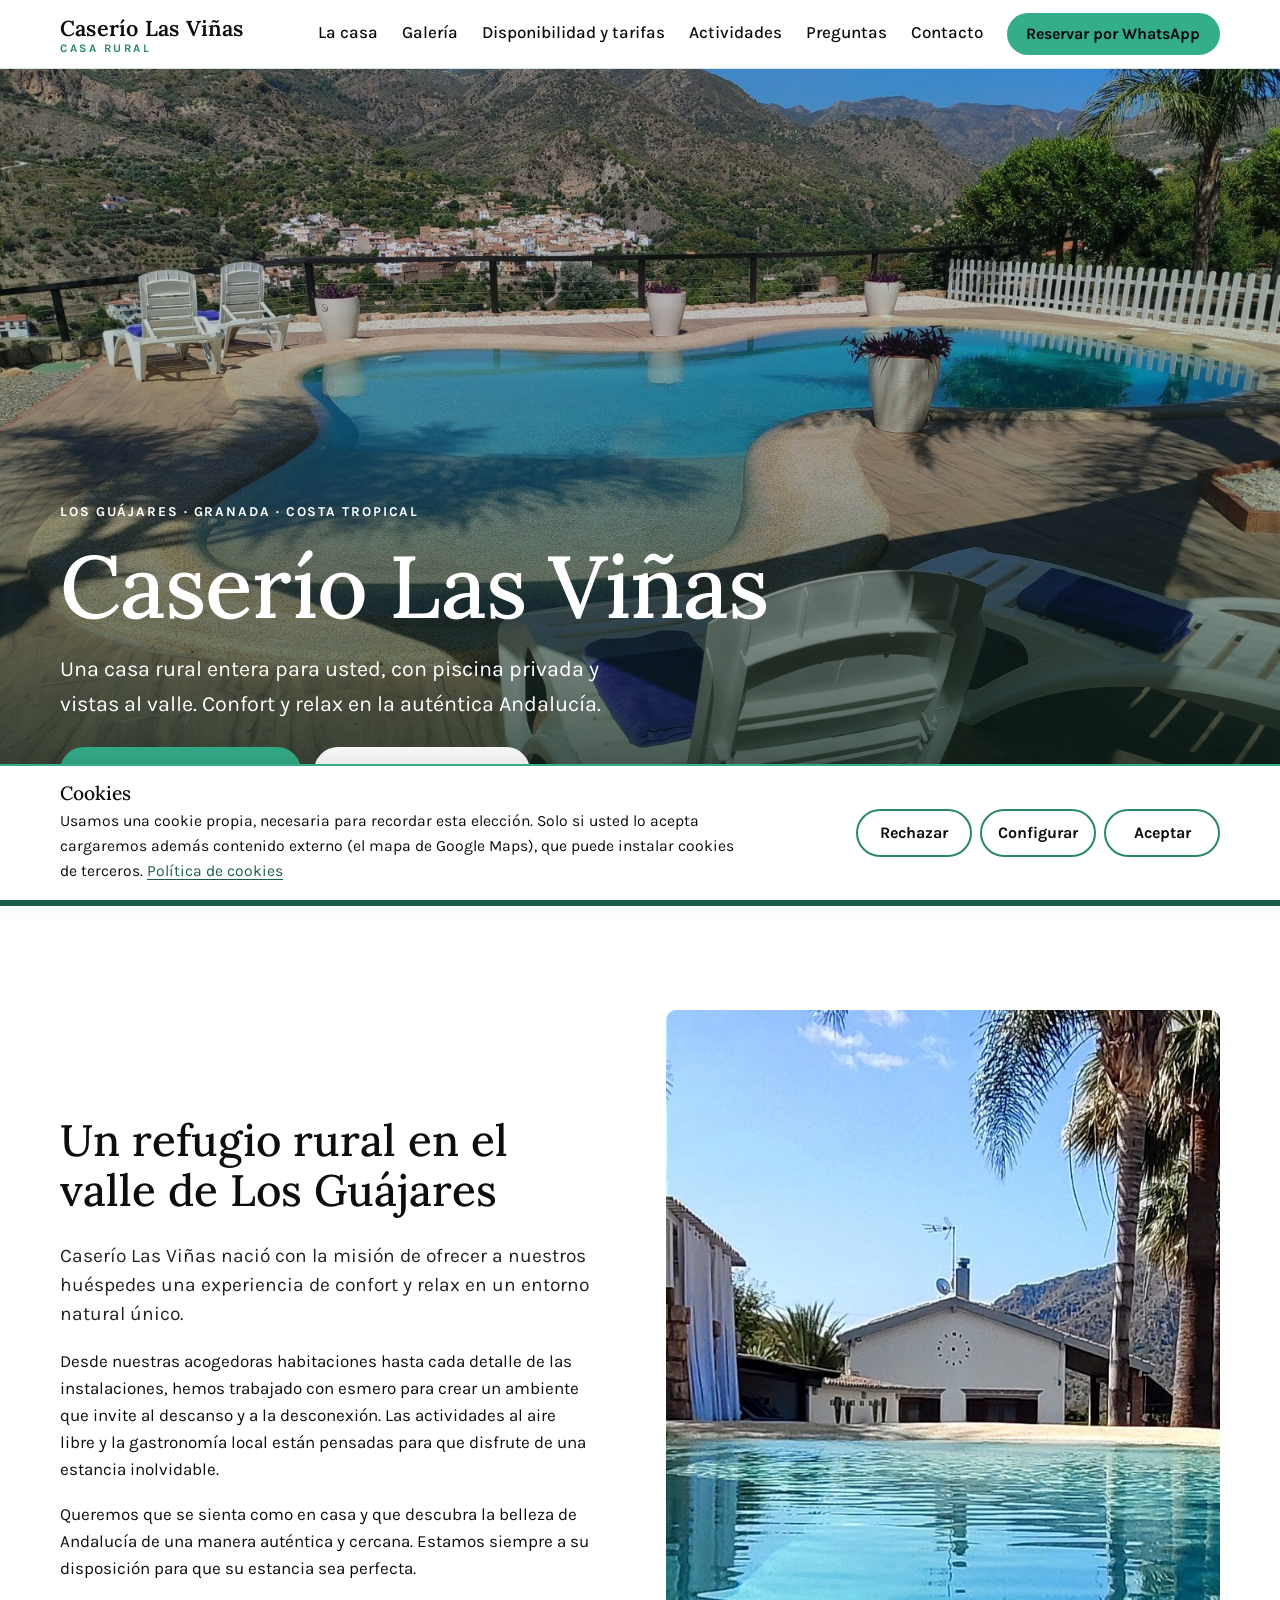
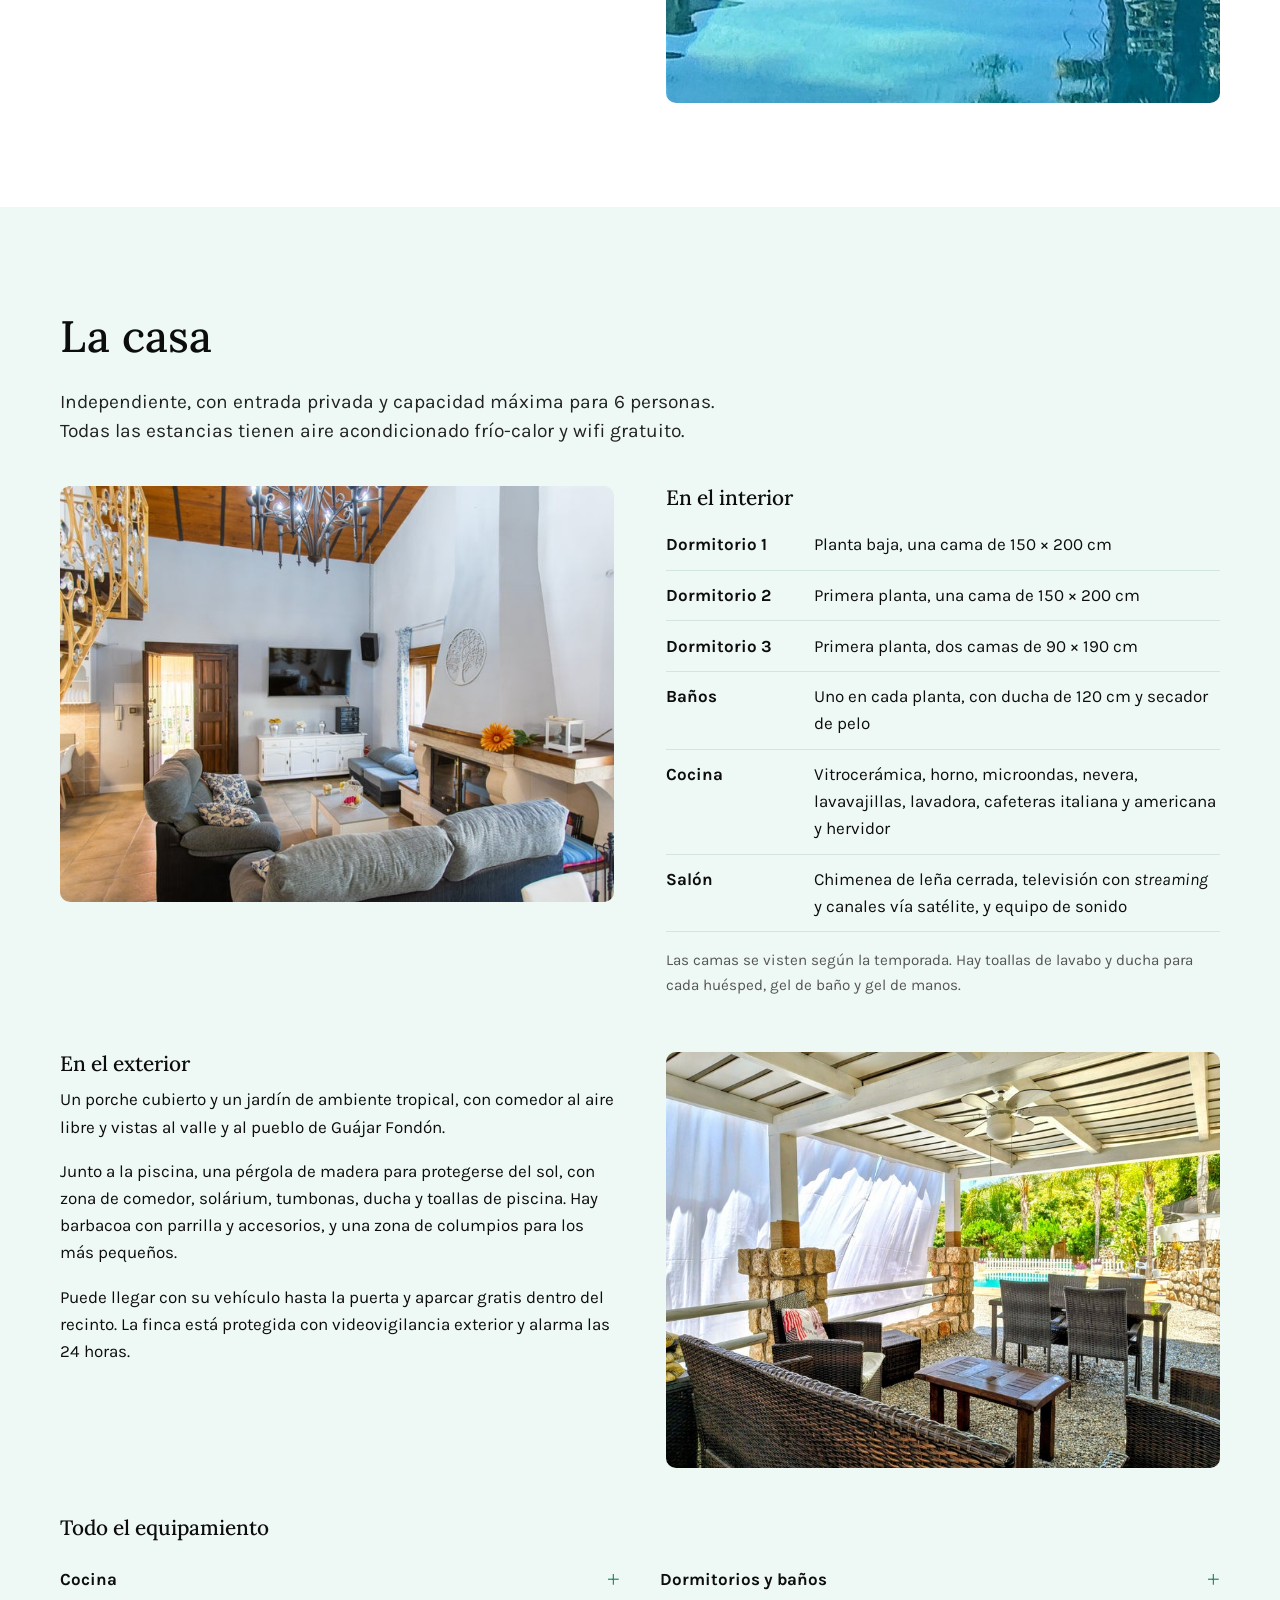
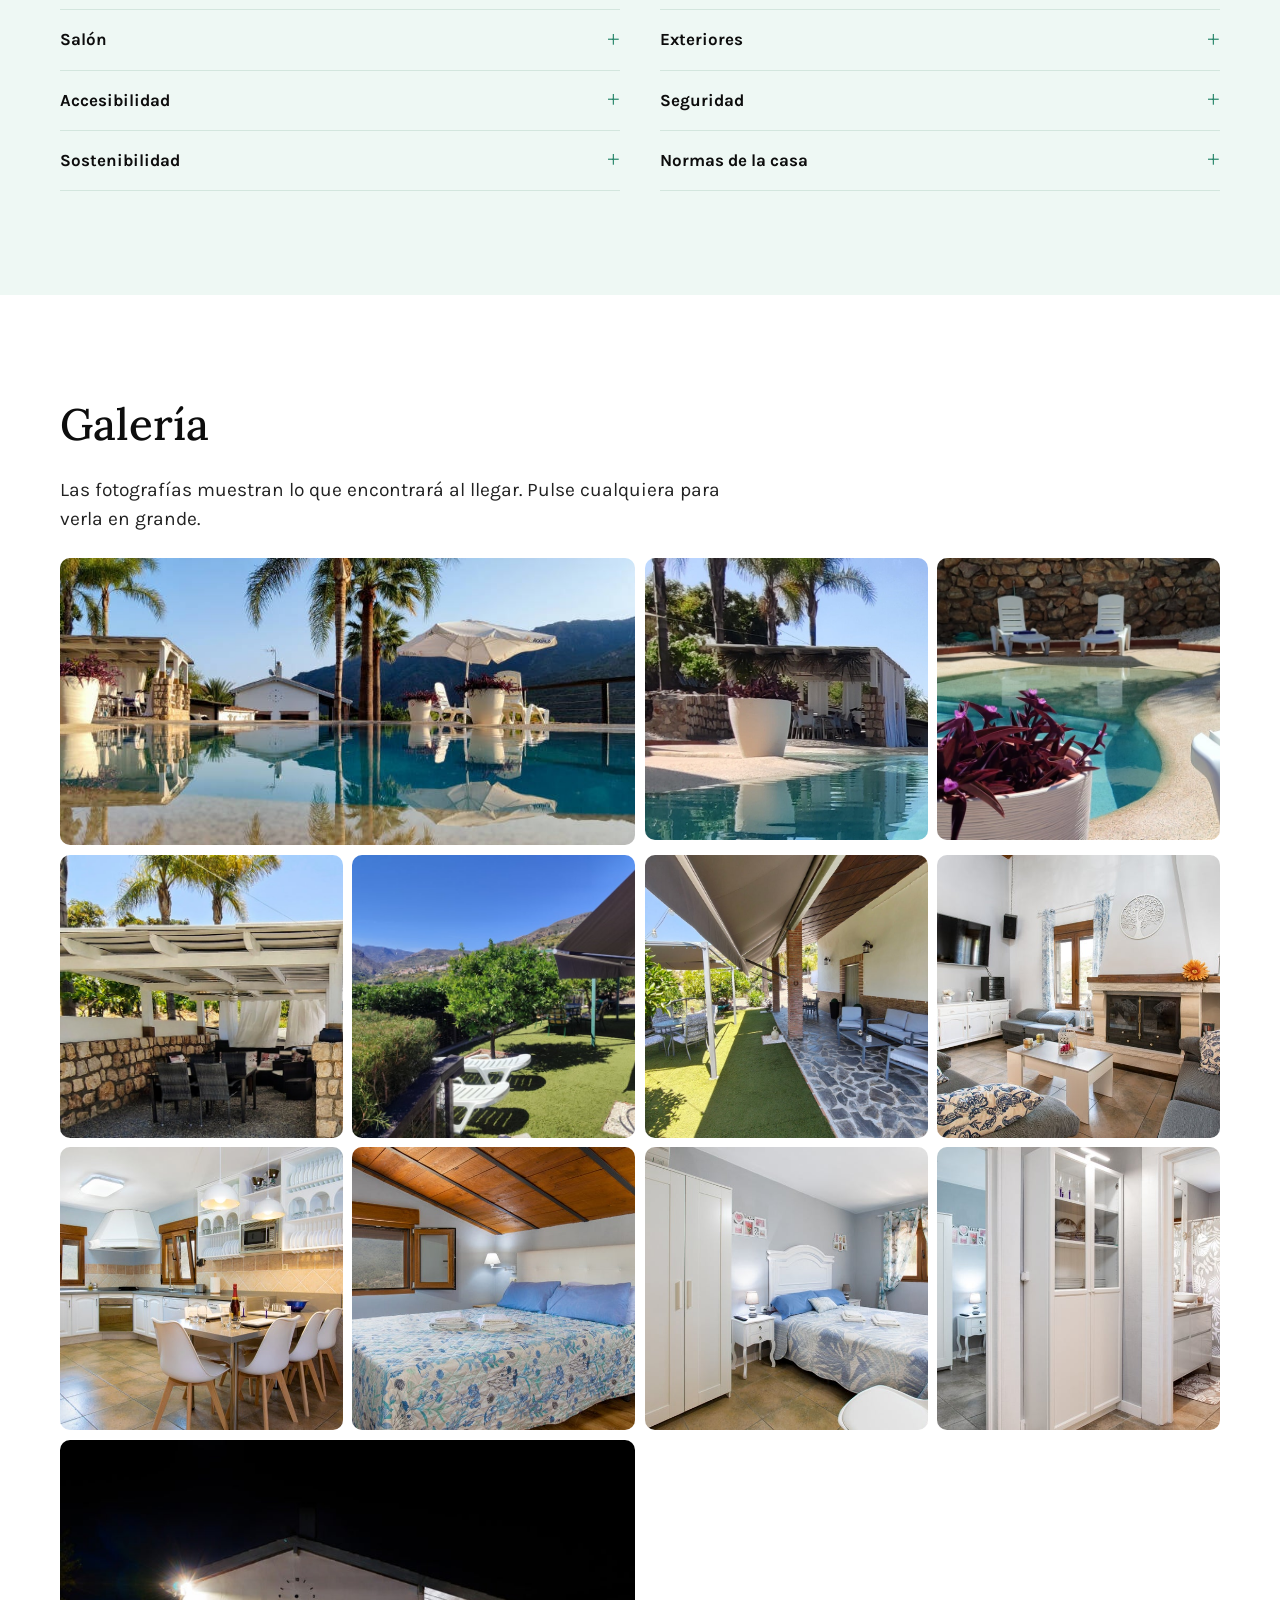
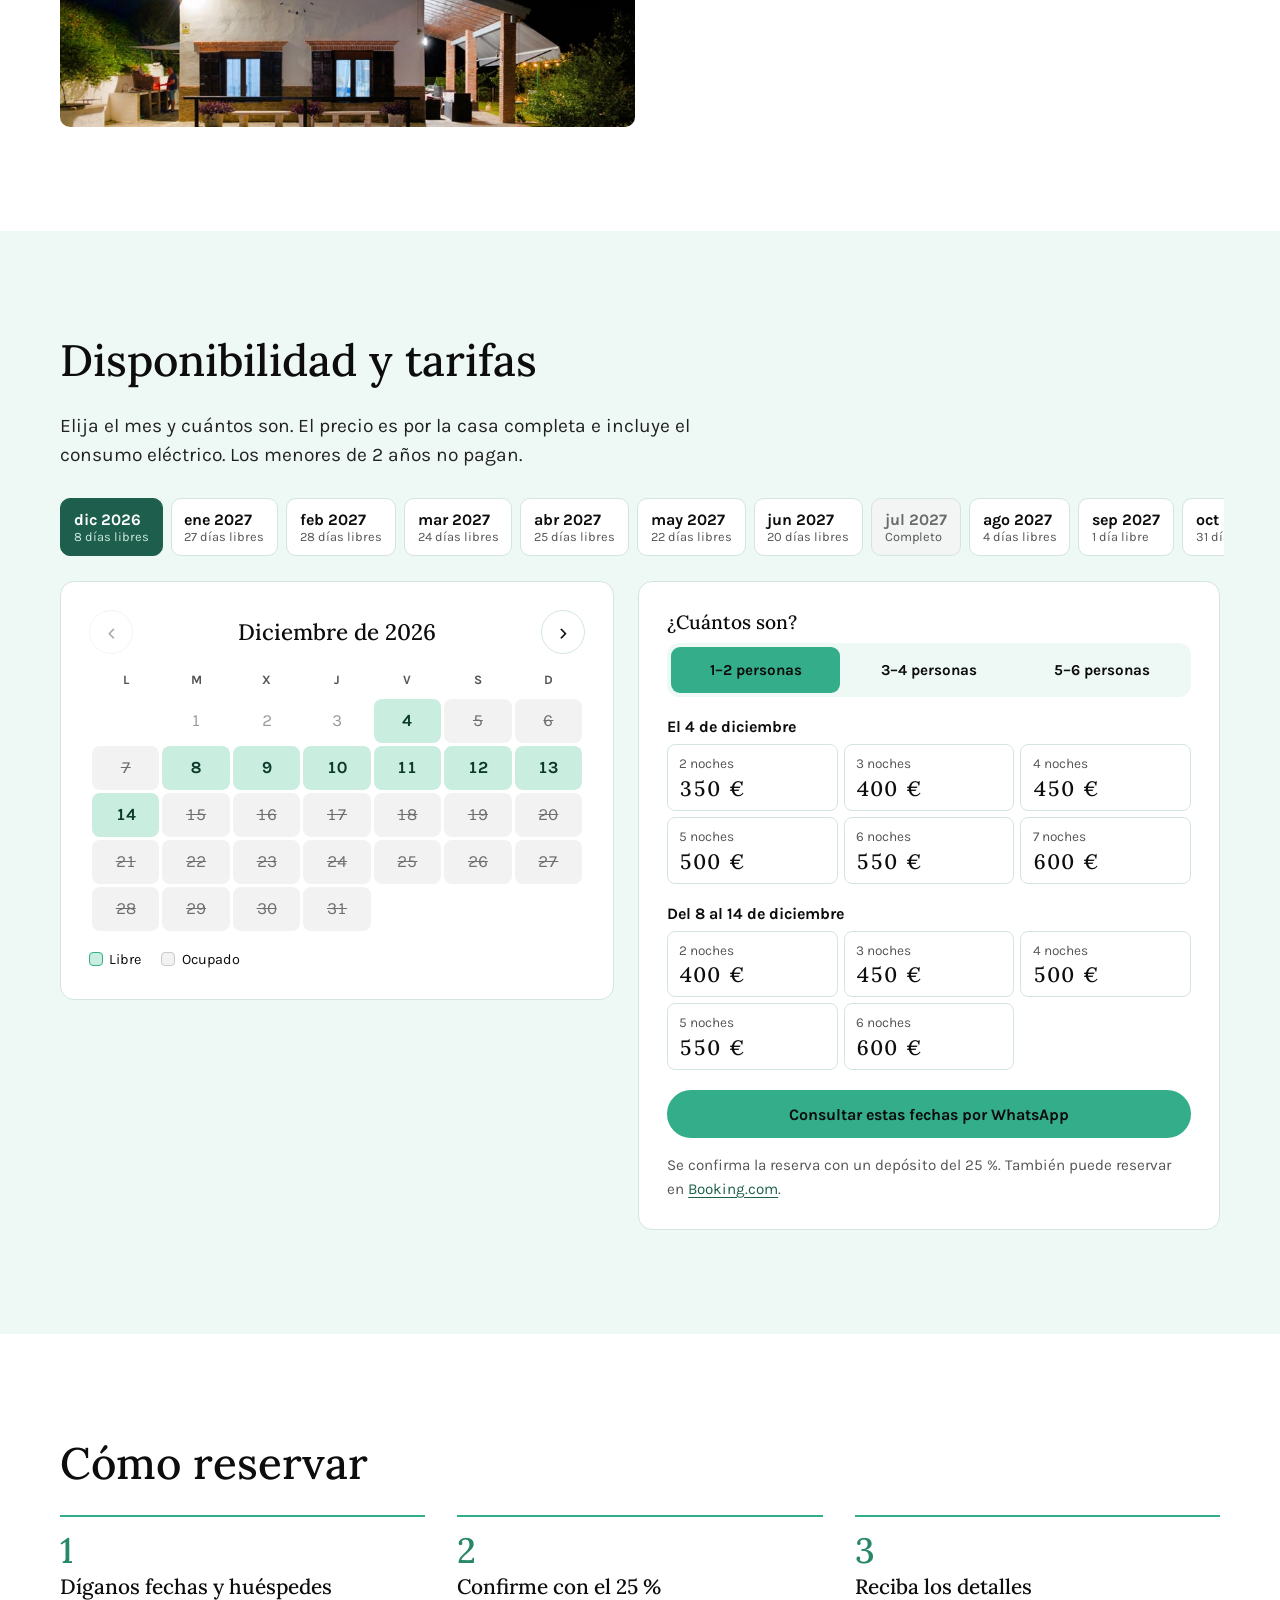
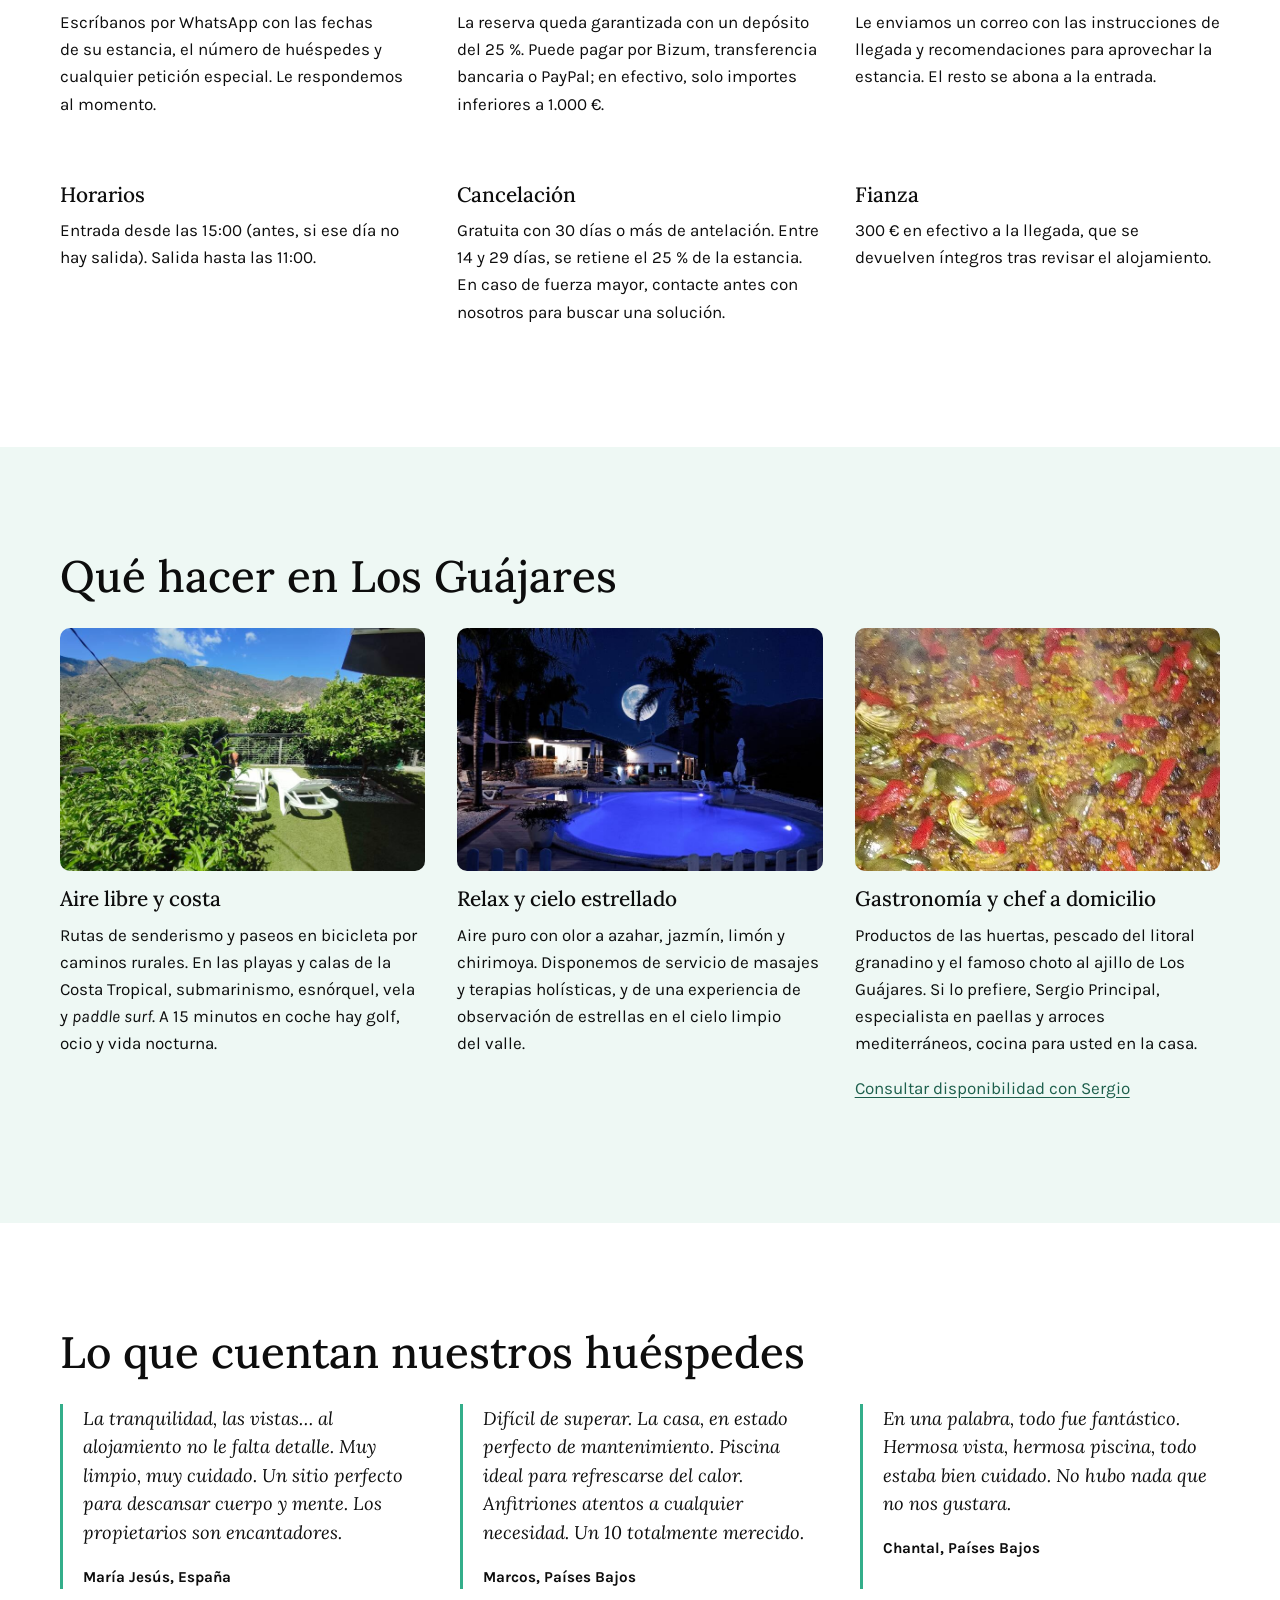
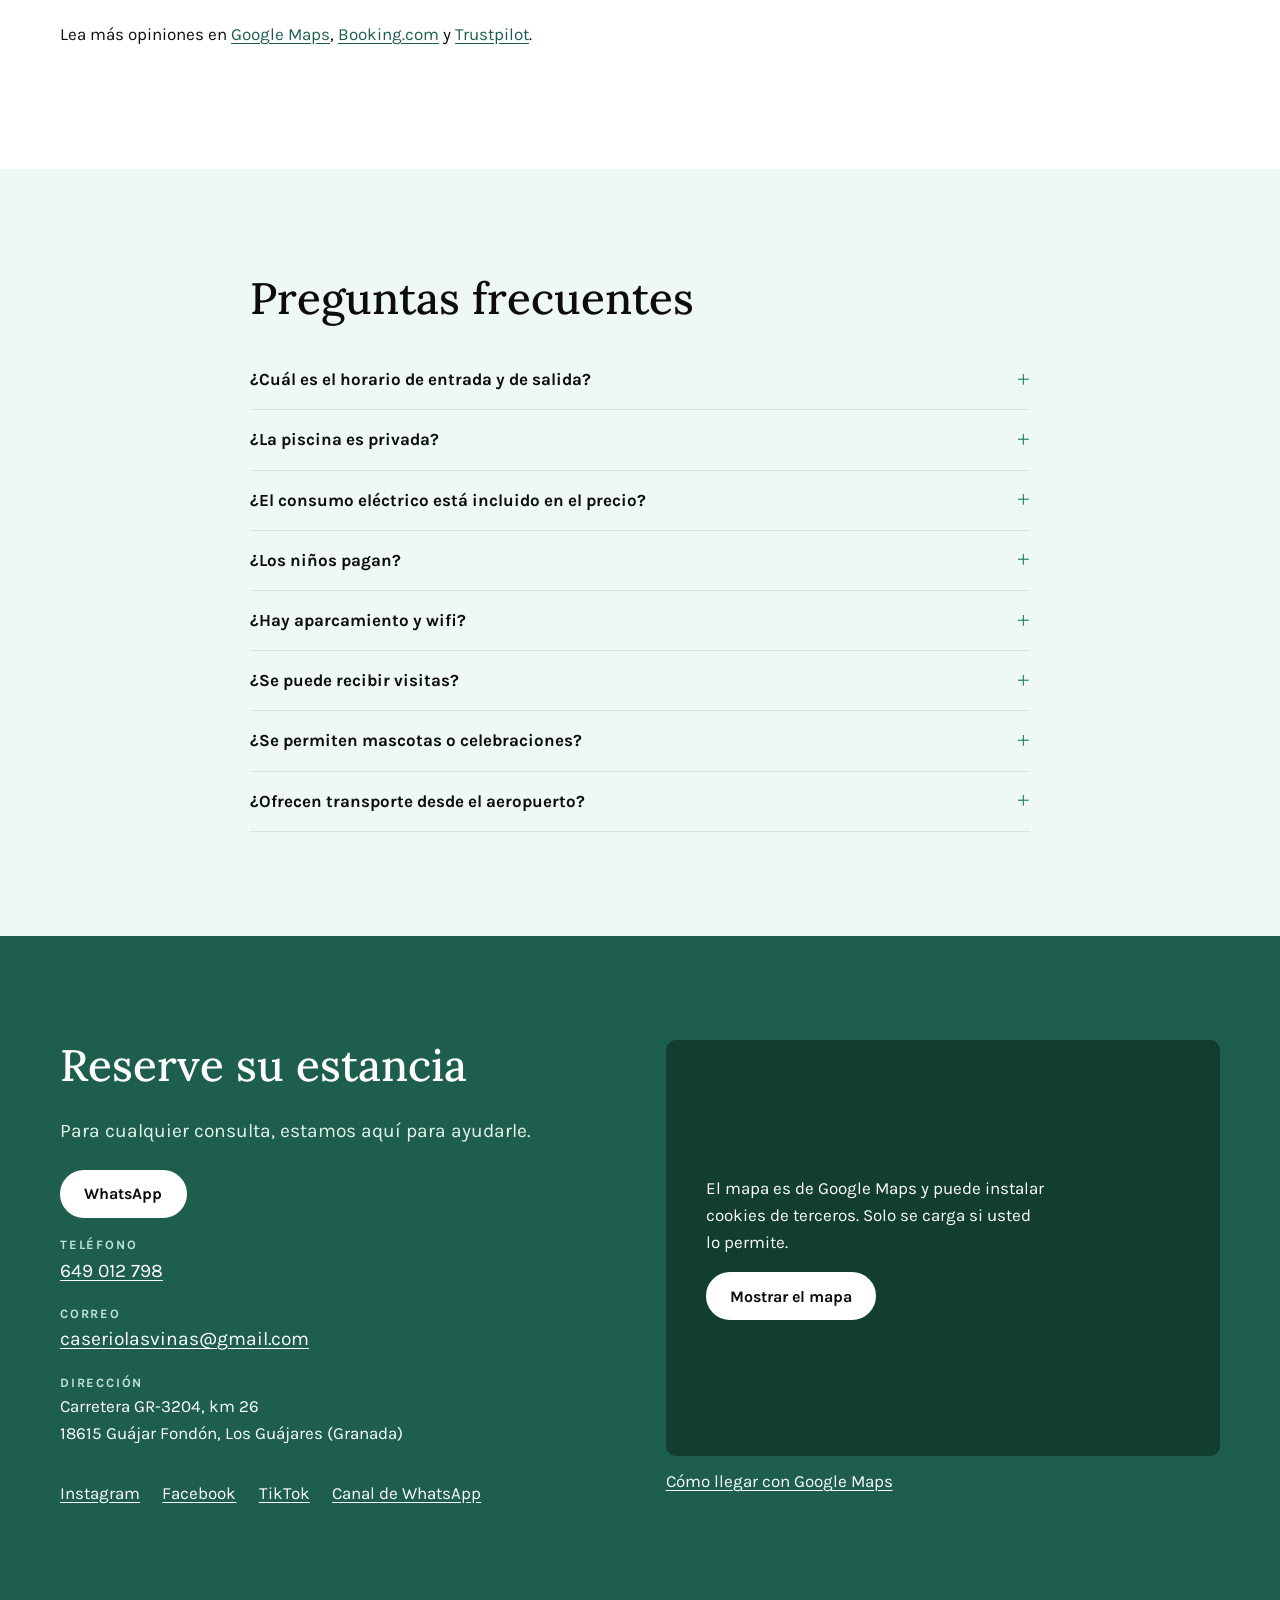
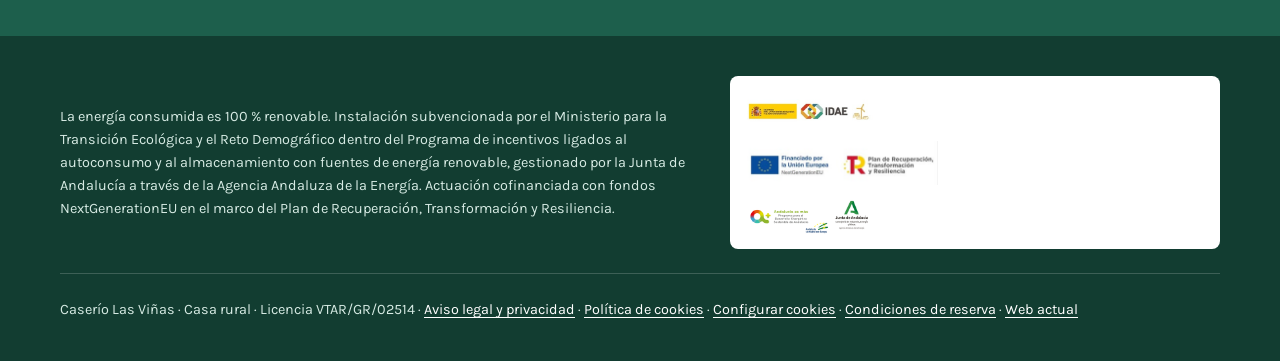
<file: src/index.html>
<!DOCTYPE html>
<html lang="es">
<head>
<meta charset="utf-8">
<meta name="viewport" content="width=device-width, initial-scale=1">
<title>Caserío Las Viñas · Casa rural con piscina privada en Los Guájares, Granada</title>
<meta name="description" content="Casa rural completa para 6 personas en Los Guájares (Granada), con piscina privada, jardín y vistas al valle. Consulte fechas libres y tarifas.">
<link rel="preconnect" href="https://fonts.googleapis.com">
<link rel="preconnect" href="https://fonts.gstatic.com" crossorigin>
<link href="https://fonts.googleapis.com/css2?family=Karla:ital,wght@0,400;0,500;0,700;1,400&family=Lora:ital,wght@0,400;0,500;0,600;1,400&display=swap" rel="stylesheet">
<link rel="stylesheet" href="estilos.css">
</head>
<body>
<a class="saltar" href="#contenido">Saltar al contenido</a>

<header class="cabecera" id="cabecera">
  <div class="ancho cabecera__fila">
    <a class="marca" href="#inicio" aria-label="Caserío Las Viñas, inicio">
      <span class="marca__nombre">Caserío Las Viñas</span>
      <span class="marca__tipo">Casa rural</span>
    </a>
    <button class="menu-btn" id="menu-btn" aria-expanded="false" aria-controls="menu">
      <span class="menu-btn__barras" aria-hidden="true"></span>
      <span class="menu-btn__texto">Menú</span>
    </button>
    <nav class="menu" id="menu" aria-label="Principal">
      <a href="#casa">La casa</a>
      <a href="#galeria">Galería</a>
      <a href="#tarifas">Disponibilidad y tarifas</a>
      <a href="#actividades">Actividades</a>
      <a href="#preguntas">Preguntas</a>
      <a href="#contacto">Contacto</a>
      <a class="boton boton--menu" href="https://wa.me/34649012798" target="_blank" rel="noopener">Reservar por WhatsApp</a>
    </nav>
  </div>
</header>

<main id="contenido">

<!-- PORTADA -->
<section class="portada" id="inicio">
  <img class="portada__foto" alt="Piscina privada de Caserío Las Viñas con vistas al valle y al pueblo de Guájar Fondón"
       src="img/img-20230613-113944-1600.jpg"
       srcset="img/img-20230613-113944-800.jpg 800w, img/img-20230613-113944-1600.jpg 1600w"
       sizes="100vw" fetchpriority="high">
  <div class="ancho portada__texto">
    <p class="portada__lugar">Los Guájares · Granada · Costa Tropical</p>
    <h1>Caserío Las Viñas</h1>
    <p class="portada__lema">Una casa rural entera para usted, con piscina privada y vistas al valle. Confort y relax en la auténtica Andalucía.</p>
    <div class="portada__acciones">
      <a class="boton" href="#tarifas">Ver fechas libres y precios</a>
      <a class="boton boton--claro" href="https://wa.me/34649012798" target="_blank" rel="noopener">Escribir por WhatsApp</a>
    </div>
  </div>
</section>

<section class="datos" aria-label="Datos de la casa">
  <ul class="ancho datos__lista">
    <li><strong>6</strong> huéspedes</li>
    <li><strong>3</strong> dormitorios</li>
    <li><strong>2</strong> baños</li>
    <li><strong>Piscina</strong> privada</li>
    <li><strong>Wi-Fi</strong> gratis</li>
    <li><strong>Aparcamiento</strong> gratis</li>
  </ul>
</section>

<!-- SOBRE NOSOTROS -->
<section class="seccion" id="nosotros">
  <div class="ancho dos">
    <div>
      <h2>Un refugio rural en el valle de Los Guájares</h2>
      <p class="entrada">Caserío Las Viñas nació con la misión de ofrecer a nuestros huéspedes una experiencia de confort y relax en un entorno natural único.</p>
      <p>Desde nuestras acogedoras habitaciones hasta cada detalle de las instalaciones, hemos trabajado con esmero para crear un ambiente que invite al descanso y a la desconexión. Las actividades al aire libre y la gastronomía local están pensadas para que disfrute de una estancia inolvidable.</p>
      <p>Queremos que se sienta como en casa y que descubra la belleza de Andalucía de una manera auténtica y cercana. Estamos siempre a su disposición para que su estancia sea perfecta.</p>
    </div>
    <figure class="foto foto--alta">
      <img loading="lazy" alt="La casa y las palmeras reflejadas en la piscina"
           src="img/img-20240609-172338-800.jpg">
    </figure>
  </div>
</section>

<!-- LA CASA -->
<section class="seccion seccion--tinte" id="casa">
  <div class="ancho">
    <h2>La casa</h2>
    <p class="entrada medida">Independiente, con entrada privada y capacidad máxima para 6 personas. Todas las estancias tienen aire acondicionado frío-calor y wifi gratuito.</p>

    <div class="dos dos--casa">
      <figure class="foto">
        <img loading="lazy" alt="Salón con chimenea y sofás"
             src="img/j3a8595-hdr-800.jpg">
      </figure>
      <div>
        <h3>En el interior</h3>
        <dl class="ficha">
          <div><dt>Dormitorio 1</dt><dd>Planta baja, una cama de 150 × 200 cm</dd></div>
          <div><dt>Dormitorio 2</dt><dd>Primera planta, una cama de 150 × 200 cm</dd></div>
          <div><dt>Dormitorio 3</dt><dd>Primera planta, dos camas de 90 × 190 cm</dd></div>
          <div><dt>Baños</dt><dd>Uno en cada planta, con ducha de 120 cm y secador de pelo</dd></div>
          <div><dt>Cocina</dt><dd>Vitrocerámica, horno, microondas, nevera, lavavajillas, lavadora, cafeteras italiana y americana y hervidor</dd></div>
          <div><dt>Salón</dt><dd>Chimenea de leña cerrada, televisión con <i lang="en">streaming</i> y canales vía satélite, y equipo de sonido</dd></div>
        </dl>
        <p class="nota">Las camas se visten según la temporada. Hay toallas de lavabo y ducha para cada huésped, gel de baño y gel de manos.</p>
      </div>
    </div>

    <div class="dos dos--casa dos--inversa">
      <figure class="foto">
        <img loading="lazy" alt="Pérgola de madera con zona de comedor junto a la piscina"
             src="img/img-20250529-134230996-3-800.jpg">
      </figure>
      <div>
        <h3>En el exterior</h3>
        <p>Un porche cubierto y un jardín de ambiente tropical, con comedor al aire libre y vistas al valle y al pueblo de Guájar Fondón.</p>
        <p>Junto a la piscina, una pérgola de madera para protegerse del sol, con zona de comedor, solárium, tumbonas, ducha y toallas de piscina. Hay barbacoa con parrilla y accesorios, y una zona de columpios para los más pequeños.</p>
        <p>Puede llegar con su vehículo hasta la puerta y aparcar gratis dentro del recinto. La finca está protegida con videovigilancia exterior y alarma las 24 horas.</p>
      </div>
    </div>

    <h3 class="sub">Todo el equipamiento</h3>
    <div class="desplegables">
      <details><summary>Cocina</summary><p>Mesa de comedor, vitrocerámica, horno, microondas, frigorífico y congelador, lavavajillas, lavadora, tostadora, hervidor eléctrico, cafetera americana e italiana, utensilios de cocina y productos de limpieza.</p></details>
      <details><summary>Dormitorios y baños</summary><p>Ropa de cama, armario, perchas, vestidor y enchufes junto a la cama. Toallas, ducha, secador, papel higiénico, jabón de manos y gel de ducha. Cuna y trona gratis bajo petición.</p></details>
      <details><summary>Salón</summary><p>Sofás, chimenea, mesa de comedor, escritorio, televisión de pantalla plana, canales vía satélite y equipo musical.</p></details>
      <details><summary>Exteriores</summary><p>Piscina privada de temporada, solárium, tumbonas, sombrillas, toallas de piscina, comedor exterior, barbacoa, frigorífico, patio, balcón, terraza, jardín, columpios y zona de juegos infantil.</p></details>
      <details><summary>Accesibilidad</summary><p>La planta baja (dormitorio, baño, salón, cocina, jardín, terraza y aparcamiento) no tiene escalones ni barreras. A la planta superior, con dos dormitorios y un baño, solo se accede por escaleras.</p></details>
      <details><summary>Seguridad</summary><p>Extintores, detector de humos y de monóxido de carbono, manta ignífuga, botiquín, cámaras en el exterior y alarma las 24 horas.</p></details>
      <details><summary>Sostenibilidad</summary><p>Toda la electricidad procede de energías renovables, la iluminación es LED y hay recipientes para separar y reciclar los residuos.</p></details>
      <details><summary>Normas de la casa</summary><p>No se permite fumar en el interior (hay un espacio exterior acondicionado). No se admiten mascotas ni se pueden celebrar fiestas o eventos. Silencio de 00:00 a 09:00. A la llegada se entrega una fianza de 300 € en efectivo, que se devuelve íntegra tras revisar el alojamiento.</p></details>
    </div>
  </div>
</section>

<!-- GALERÍA -->
<section class="seccion" id="galeria">
  <div class="ancho">
    <h2>Galería</h2>
    <p class="entrada medida">Las fotografías muestran lo que encontrará al llegar. Pulse cualquiera para verla en grande.</p>
    <div class="galeria" id="galeria-lista">
      <a class="g g--ancha" href="img/img-20240921-191623-1600.jpg"><img loading="lazy" alt="La piscina al atardecer con la casa reflejada en el agua" src="img/img-20240921-191623-800.jpg"></a>
      <a class="g" href="img/img-20240609-171809-1600.jpg"><img loading="lazy" alt="Piscina y palmeras" src="img/img-20240609-171809-800.jpg"></a>
      <a class="g" href="img/img-20230613-215254-1600.jpg"><img loading="lazy" alt="Tumbonas junto a la piscina al caer la tarde" src="img/img-20230613-215254-800.jpg"></a>
      <a class="g" href="img/img-20250529-134500195-4-1600.jpg"><img loading="lazy" alt="Comedor exterior bajo la pérgola" src="img/img-20250529-134500195-4-800.jpg"></a>
      <a class="g" href="img/img-20240411-152011-1600.jpg"><img loading="lazy" alt="Jardín con vistas a la sierra" src="img/img-20240411-152011-800.jpg"></a>
      <a class="g" href="img/img-20250529-133254270-1600.jpg"><img loading="lazy" alt="Porche cubierto de la casa" src="img/img-20250529-133254270-800.jpg"></a>
      <a class="g" href="img/j3a8621-1600.jpg"><img loading="lazy" alt="Salón comedor" src="img/j3a8621-800.jpg"></a>
      <a class="g" href="img/j3a8601-1600.jpg"><img loading="lazy" alt="Cocina equipada con mesa de comedor" src="img/j3a8601-800.jpg"></a>
      <a class="g" href="img/j3a8577-1600.jpg"><img loading="lazy" alt="Dormitorio con cama de matrimonio y techo de madera" src="img/j3a8577-800.jpg"></a>
      <a class="g" href="img/j3a8613-1600.jpg"><img loading="lazy" alt="Dormitorio con dos camas" src="img/j3a8613-800.jpg"></a>
      <a class="g" href="img/j3a8609-1600.jpg"><img loading="lazy" alt="Baño con ducha" src="img/j3a8609-800.jpg"></a>
      <a class="g g--ancha" href="img/trashed-1729685611-pxl-20240915-20240570-1600.jpg"><img loading="lazy" alt="La casa iluminada de noche" src="img/trashed-1729685611-pxl-20240915-20240570-800.jpg"></a>
    </div>
  </div>
</section>

<!-- TARIFAS -->
<section class="seccion seccion--tinte" id="tarifas">
  <div class="ancho">
    <h2>Disponibilidad y tarifas</h2>
    <p class="entrada medida">Elija el mes y cuántos son. El precio es por la casa completa e incluye el consumo eléctrico. Los menores de 2 años no pagan.</p>

    <div class="tarifas" id="tarifas-app">
      <noscript><p>Para ver el calendario active JavaScript o <a href="https://wa.me/34649012798">consúltenos por WhatsApp</a>.</p></noscript>

      <div class="meses" id="meses" role="tablist" aria-label="Mes"></div>

      <div class="tarifas__cuerpo">
        <div class="calendario">
          <div class="calendario__cab">
            <button type="button" class="flecha" id="mes-ant" aria-label="Mes anterior">‹</button>
            <h3 id="mes-titulo" aria-live="polite"></h3>
            <button type="button" class="flecha" id="mes-sig" aria-label="Mes siguiente">›</button>
          </div>
          <table class="cal" aria-describedby="leyenda">
            <thead><tr>
              <th scope="col"><abbr title="Lunes">L</abbr></th><th scope="col"><abbr title="Martes">M</abbr></th><th scope="col"><abbr title="Miércoles">X</abbr></th><th scope="col"><abbr title="Jueves">J</abbr></th><th scope="col"><abbr title="Viernes">V</abbr></th><th scope="col"><abbr title="Sábado">S</abbr></th><th scope="col"><abbr title="Domingo">D</abbr></th>
            </tr></thead>
            <tbody id="cal-dias"></tbody>
          </table>
          <p class="leyenda" id="leyenda"><span class="ley ley--libre">Libre</span><span class="ley ley--ocupado">Ocupado</span></p>
        </div>

        <div class="precios">
          <fieldset class="grupos">
            <legend>¿Cuántos son?</legend>
            <div class="grupos__opciones" id="grupos"></div>
          </fieldset>
          <div id="periodos" aria-live="polite"></div>
          <a class="boton boton--ancho" id="cta-tarifas" href="https://wa.me/34649012798" target="_blank" rel="noopener">Consultar estas fechas por WhatsApp</a>
          <p class="nota">Se confirma la reserva con un depósito del 25 %. También puede reservar en <a href="https://www.booking.com/hotel/es/caserio-las-vinas.es.html" target="_blank" rel="noopener">Booking.com</a>.</p>
        </div>
      </div>
    </div>
  </div>
</section>

<!-- RESERVAR -->
<section class="seccion" id="reservar">
  <div class="ancho">
    <h2>Cómo reservar</h2>
    <ol class="pasos">
      <li><h3>Díganos fechas y huéspedes</h3><p>Escríbanos por WhatsApp con las fechas de su estancia, el número de huéspedes y cualquier petición especial. Le respondemos al momento.</p></li>
      <li><h3>Confirme con el 25 %</h3><p>La reserva queda garantizada con un depósito del 25 %. Puede pagar por Bizum, transferencia bancaria o PayPal; en efectivo, solo importes inferiores a 1.000 €.</p></li>
      <li><h3>Reciba los detalles</h3><p>Le enviamos un correo con las instrucciones de llegada y recomendaciones para aprovechar la estancia. El resto se abona a la entrada.</p></li>
    </ol>
    <div class="tres">
      <div><h3>Horarios</h3><p>Entrada desde las 15:00 (antes, si ese día no hay salida). Salida hasta las 11:00.</p></div>
      <div><h3>Cancelación</h3><p>Gratuita con 30 días o más de antelación. Entre 14 y 29 días, se retiene el 25 % de la estancia. En caso de fuerza mayor, contacte antes con nosotros para buscar una solución.</p></div>
      <div><h3>Fianza</h3><p>300 € en efectivo a la llegada, que se devuelven íntegros tras revisar el alojamiento.</p></div>
    </div>
  </div>
</section>

<!-- ACTIVIDADES -->
<section class="seccion seccion--tinte" id="actividades">
  <div class="ancho">
    <h2>Qué hacer en Los Guájares</h2>
    <div class="actividades">
      <article>
        <img loading="lazy" alt="Vistas al valle de Los Guájares desde la casa" src="img/img-20240608-111727-800.jpg">
        <h3>Aire libre y costa</h3>
        <p>Rutas de senderismo y paseos en bicicleta por caminos rurales. En las playas y calas de la Costa Tropical, submarinismo, esnórquel, vela y <i lang="en">paddle surf</i>. A 15 minutos en coche hay golf, ocio y vida nocturna.</p>
      </article>
      <article>
        <img loading="lazy" alt="La piscina iluminada bajo el cielo nocturno" src="img/img-20240928-192517-800.jpg">
        <h3>Relax y cielo estrellado</h3>
        <p>Aire puro con olor a azahar, jazmín, limón y chirimoya. Disponemos de servicio de masajes y terapias holísticas, y de una experiencia de observación de estrellas en el cielo limpio del valle.</p>
      </article>
      <article>
        <img loading="lazy" alt="Paella preparada por el chef a domicilio" src="img/1000115487-800.webp">
        <h3>Gastronomía y chef a domicilio</h3>
        <p>Productos de las huertas, pescado del litoral granadino y el famoso choto al ajillo de Los Guájares. Si lo prefiere, Sergio Principal, especialista en paellas y arroces mediterráneos, cocina para usted en la casa.</p>
        <p><a href="https://wa.me/34665860351" target="_blank" rel="noopener">Consultar disponibilidad con Sergio</a></p>
      </article>
    </div>
  </div>
</section>

<!-- OPINIONES -->
<section class="seccion" id="opiniones">
  <div class="ancho">
    <h2>Lo que cuentan nuestros huéspedes</h2>
    <div class="opiniones">
      <blockquote><p>La tranquilidad, las vistas… al alojamiento no le falta detalle. Muy limpio, muy cuidado. Un sitio perfecto para descansar cuerpo y mente. Los propietarios son encantadores.</p><footer>María Jesús, España</footer></blockquote>
      <blockquote><p>Difícil de superar. La casa, en estado perfecto de mantenimiento. Piscina ideal para refrescarse del calor. Anfitriones atentos a cualquier necesidad. Un 10 totalmente merecido.</p><footer>Marcos, Países Bajos</footer></blockquote>
      <blockquote><p>En una palabra, todo fue fantástico. Hermosa vista, hermosa piscina, todo estaba bien cuidado. No hubo nada que no nos gustara.</p><footer>Chantal, Países Bajos</footer></blockquote>
    </div>
    <p class="enlaces-linea">Lea más opiniones en <a href="https://maps.app.goo.gl/dafAd1zvWty7fE5E8" target="_blank" rel="noopener">Google Maps</a>, <a href="https://www.booking.com/hotel/es/caserio-las-vinas.es.html" target="_blank" rel="noopener">Booking.com</a> y <a href="https://es.trustpilot.com/review/www.caseriolasvinas.com" target="_blank" rel="noopener">Trustpilot</a>.</p>
  </div>
</section>

<!-- PREGUNTAS -->
<section class="seccion seccion--tinte" id="preguntas">
  <div class="ancho ancho--estrecho">
    <h2>Preguntas frecuentes</h2>
    <div class="desplegables desplegables--una">
      <details><summary>¿Cuál es el horario de entrada y de salida?</summary><p>La entrada es a partir de las 15:00; si ese día no coincide con una salida, se puede adelantar. La salida puede hacerse hasta las 11:00.</p></details>
      <details><summary>¿La piscina es privada?</summary><p>Sí, es de uso exclusivo para usted, a cualquier hora del día o de la noche.</p></details>
      <details><summary>¿El consumo eléctrico está incluido en el precio?</summary><p>Sí, el consumo eléctrico de la estancia está incluido en la oferta final aceptada.</p></details>
      <details><summary>¿Los niños pagan?</summary><p>Los menores de 2 años no pagan. Hay cuna y trona gratuitas, bajo petición, para menores de hasta 3 años.</p></details>
      <details><summary>¿Hay aparcamiento y wifi?</summary><p>Sí, ambos gratuitos. Puede aparcar en la misma puerta de la casa durante toda la estancia, con un espacio techado para proteger el vehículo.</p></details>
      <details><summary>¿Se puede recibir visitas?</summary><p>Sí, en número limitado, siempre que no pernocten y con consulta y autorización previa.</p></details>
      <details><summary>¿Se permiten mascotas o celebraciones?</summary><p>No. La casa está pensada para el descanso de un máximo de 6 personas, por lo que no se admiten mascotas ni la celebración de eventos.</p></details>
      <details><summary>¿Ofrecen transporte desde el aeropuerto?</summary><p>No, pero le ayudamos encantados a organizar su llegada. Para moverse por la zona es imprescindible el coche.</p></details>
    </div>
  </div>
</section>

<!-- CONTACTO -->
<section class="seccion seccion--oscura" id="contacto">
  <div class="ancho dos dos--contacto">
    <div>
      <h2>Reserve su estancia</h2>
      <p class="entrada">Para cualquier consulta, estamos aquí para ayudarle.</p>
      <ul class="contacto">
        <li><a class="boton boton--claro" href="https://wa.me/34649012798" target="_blank" rel="noopener">WhatsApp</a></li>
        <li><span>Teléfono</span><a href="tel:+34649012798">649 012 798</a></li>
        <li><span>Correo</span><a href="mailto:caseriolasvinas@gmail.com">caseriolasvinas@gmail.com</a></li>
        <li><span>Dirección</span><address>Carretera GR-3204, km 26<br>18615 Guájar Fondón, Los Guájares (Granada)</address></li>
      </ul>
      <p class="redes">
        <a href="https://instagram.com/casaruralcostatropical" target="_blank" rel="noopener">Instagram</a>
        <a href="https://facebook.com/casaruralcostatropical/" target="_blank" rel="noopener">Facebook</a>
        <a href="https://tiktok.com/@caseriolasvinas" target="_blank" rel="noopener">TikTok</a>
        <a href="https://whatsapp.com/channel/0029VaS962HHAdNWn50BVW2r" target="_blank" rel="noopener">Canal de WhatsApp</a>
      </p>
    </div>
    <div class="mapa">
      <div class="mapa__marco">
        <div class="bloqueado">
          <p>El mapa es de Google Maps y puede instalar cookies de terceros. Solo se carga si usted lo permite.</p>
          <button type="button" class="boton boton--claro" data-cookies="permitir:externos">Mostrar el mapa</button>
        </div>
        <iframe title="Mapa: Caserío Las Viñas, Guájar Fondón" referrerpolicy="no-referrer" hidden
                data-consentimiento="externos" data-src="https://www.google.com/maps?q=36.8352813,-3.5712878&z=13&output=embed"></iframe>
      </div>
      <a href="https://maps.app.goo.gl/nkAMhMcmSSz2HCaXA" target="_blank" rel="noopener">Cómo llegar con Google Maps</a>
    </div>
  </div>
</section>
</main>

<footer class="pie">
  <div class="ancho">
    <div class="pie__ayudas">
      <p>La energía consumida es 100 % renovable. Instalación subvencionada por el Ministerio para la Transición Ecológica y el Reto Demográfico dentro del Programa de incentivos ligados al autoconsumo y al almacenamiento con fuentes de energía renovable, gestionado por la Junta de Andalucía a través de la Agencia Andaluza de la Energía. Actuación cofinanciada con fondos NextGenerationEU en el marco del Plan de Recuperación, Transformación y Resiliencia.</p>
      <div class="pie__logos">
        <img loading="lazy" alt="Ministerio para la Transición Ecológica y el Reto Demográfico e IDAE" src="img/img-20240709-191036.jpg">
        <img loading="lazy" alt="Financiado por la Unión Europea, NextGenerationEU. Plan de Recuperación, Transformación y Resiliencia" src="img/img-20240709-190952.jpg">
        <img loading="lazy" alt="Agencia Andaluza de la Energía, Junta de Andalucía" src="img/img-20240709-190929.png">
      </div>
    </div>
    <p class="pie__legal">Caserío Las Viñas · Casa rural · Licencia VTAR/GR/02514 ·
      <a href="privacidad.html">Aviso legal y privacidad</a> ·
      <a href="cookies.html">Política de cookies</a> ·
      <a href="#" data-cookies="configurar">Configurar cookies</a> ·
      <a href="https://www.caseriolasvinas.com/politicas-y-terminos-legales">Condiciones de reserva</a> ·
      <a href="https://www.caseriolasvinas.com/">Web actual</a></p>
  </div>
</footer>

<div class="barra-movil" aria-label="Accesos rápidos">
  <a class="boton boton--contorno" href="#tarifas">Fechas y precios</a>
  <a class="boton" href="https://wa.me/34649012798" target="_blank" rel="noopener">WhatsApp</a>
</div>

<dialog class="visor" id="visor" aria-label="Fotografía ampliada">
  <button type="button" class="visor__cerrar" id="visor-cerrar" aria-label="Cerrar">×</button>
  <button type="button" class="visor__nav visor__nav--ant" id="visor-ant" aria-label="Fotografía anterior">‹</button>
  <figure><img id="visor-img" alt=""><figcaption id="visor-pie"></figcaption></figure>
  <button type="button" class="visor__nav visor__nav--sig" id="visor-sig" aria-label="Fotografía siguiente">›</button>
</dialog>

<script src="consentimiento.js" defer></script>
<script src="app.js" defer></script>
</body>
</html>
</file>
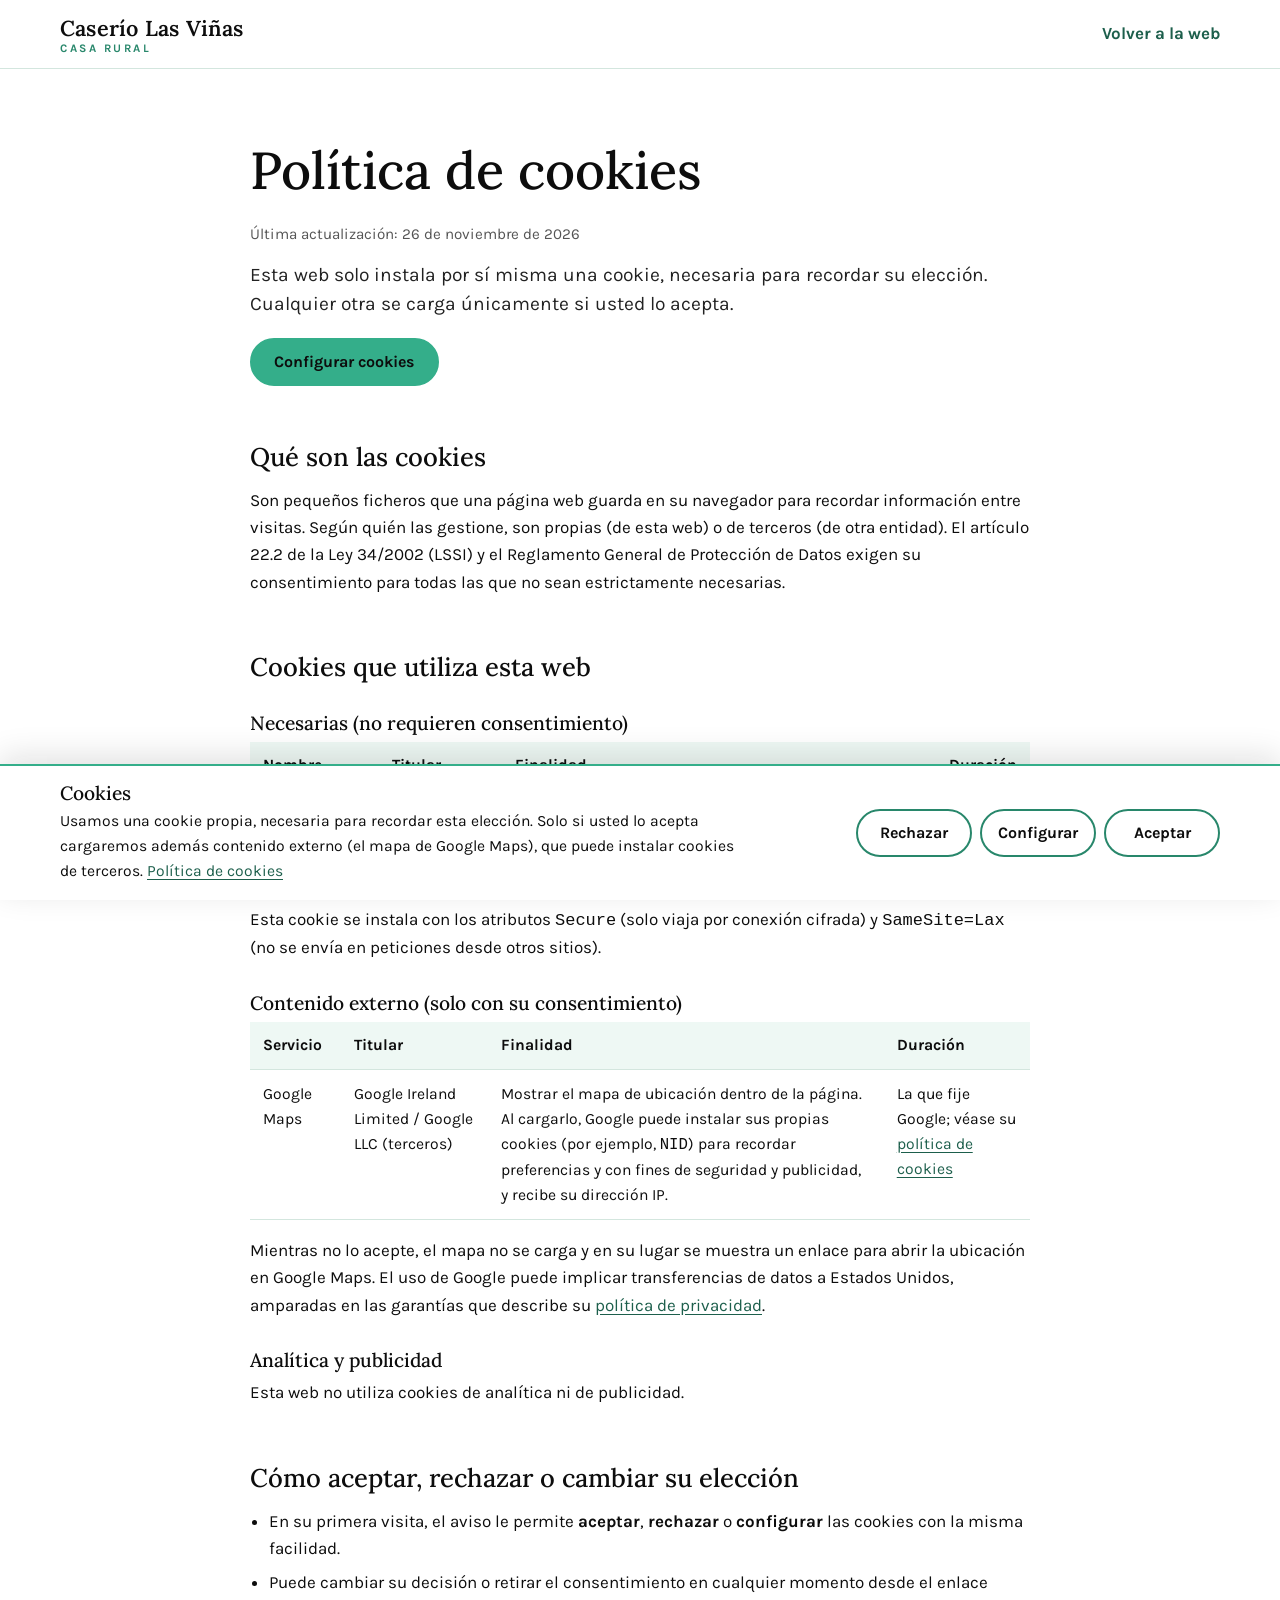
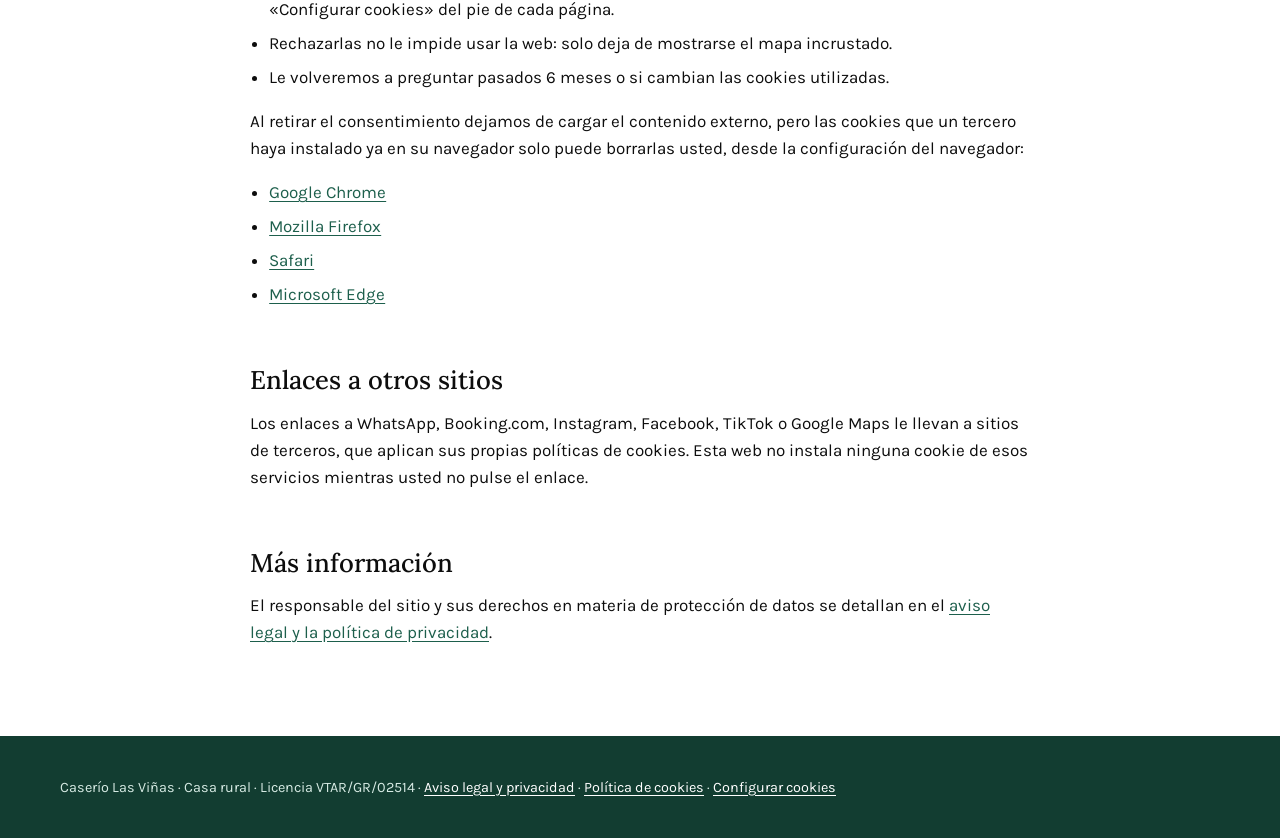
<file: src/cookies.html>
<!DOCTYPE html>
<html lang="es">
<head>
<meta charset="utf-8">
<meta name="viewport" content="width=device-width, initial-scale=1">
<title>Política de cookies · Caserío Las Viñas</title>
<meta name="description" content="Qué cookies usa la web de Caserío Las Viñas, para qué sirven y cómo aceptarlas, rechazarlas o cambiar su elección.">
<link rel="preconnect" href="https://fonts.googleapis.com">
<link rel="preconnect" href="https://fonts.gstatic.com" crossorigin>
<link href="https://fonts.googleapis.com/css2?family=Karla:ital,wght@0,400;0,500;0,700;1,400&family=Lora:ital,wght@0,400;0,500;0,600;1,400&display=swap" rel="stylesheet">
<link rel="stylesheet" href="estilos.css">
</head>
<body>
<a class="saltar" href="#contenido">Saltar al contenido</a>
<header class="cabecera">
  <div class="ancho cabecera__fila">
    <a class="marca" href="index.html" aria-label="Caserío Las Viñas, inicio">
      <span class="marca__nombre">Caserío Las Viñas</span>
      <span class="marca__tipo">Casa rural</span>
    </a>
    <a class="volver" href="index.html">Volver a la web</a>
  </div>
</header>

<main id="contenido" class="legal">
  <div class="ancho ancho--estrecho">
    <h1>Política de cookies</h1>
    <p class="nota">Última actualización: 26 de noviembre de 2026</p>

    <p class="entrada">Esta web solo instala por sí misma una cookie, necesaria para recordar su elección. Cualquier otra se carga únicamente si usted lo acepta.</p>
    <p><button type="button" class="boton" data-cookies="configurar">Configurar cookies</button></p>

    <h2>Qué son las cookies</h2>
    <p>Son pequeños ficheros que una página web guarda en su navegador para recordar información entre visitas. Según quién las gestione, son propias (de esta web) o de terceros (de otra entidad). El artículo 22.2 de la Ley 34/2002 (LSSI) y el Reglamento General de Protección de Datos exigen su consentimiento para todas las que no sean estrictamente necesarias.</p>

    <h2>Cookies que utiliza esta web</h2>
    <h3>Necesarias (no requieren consentimiento)</h3>
    <div class="tabla">
      <table>
        <thead><tr><th scope="col">Nombre</th><th scope="col">Titular</th><th scope="col">Finalidad</th><th scope="col">Duración</th></tr></thead>
        <tbody>
          <tr><td><code>clv_consent</code></td><td>Caserío Las Viñas (propia)</td><td>Guarda si ha aceptado o rechazado cada categoría de cookies, para no volver a preguntárselo en cada visita. No contiene datos personales ni identificadores.</td><td>6 meses</td></tr>
        </tbody>
      </table>
    </div>
    <p>Esta cookie se instala con los atributos <code>Secure</code> (solo viaja por conexión cifrada) y <code>SameSite=Lax</code> (no se envía en peticiones desde otros sitios).</p>

    <h3>Contenido externo (solo con su consentimiento)</h3>
    <div class="tabla">
      <table>
        <thead><tr><th scope="col">Servicio</th><th scope="col">Titular</th><th scope="col">Finalidad</th><th scope="col">Duración</th></tr></thead>
        <tbody>
          <tr><td>Google Maps</td><td>Google Ireland Limited / Google LLC (terceros)</td><td>Mostrar el mapa de ubicación dentro de la página. Al cargarlo, Google puede instalar sus propias cookies (por ejemplo, <code>NID</code>) para recordar preferencias y con fines de seguridad y publicidad, y recibe su dirección IP.</td><td>La que fije Google; véase su <a href="https://policies.google.com/technologies/cookies?hl=es" target="_blank" rel="noopener">política de cookies</a></td></tr>
        </tbody>
      </table>
    </div>
    <p>Mientras no lo acepte, el mapa no se carga y en su lugar se muestra un enlace para abrir la ubicación en Google Maps. El uso de Google puede implicar transferencias de datos a Estados Unidos, amparadas en las garantías que describe su <a href="https://policies.google.com/privacy?hl=es" target="_blank" rel="noopener">política de privacidad</a>.</p>

    <h3>Analítica y publicidad</h3>
    <p>Esta web no utiliza cookies de analítica ni de publicidad.</p>

    <h2>Cómo aceptar, rechazar o cambiar su elección</h2>
    <ul>
      <li>En su primera visita, el aviso le permite <strong>aceptar</strong>, <strong>rechazar</strong> o <strong>configurar</strong> las cookies con la misma facilidad.</li>
      <li>Puede cambiar su decisión o retirar el consentimiento en cualquier momento desde el enlace «Configurar cookies» del pie de cada página.</li>
      <li>Rechazarlas no le impide usar la web: solo deja de mostrarse el mapa incrustado.</li>
      <li>Le volveremos a preguntar pasados 6 meses o si cambian las cookies utilizadas.</li>
    </ul>
    <p>Al retirar el consentimiento dejamos de cargar el contenido externo, pero las cookies que un tercero haya instalado ya en su navegador solo puede borrarlas usted, desde la configuración del navegador:</p>
    <ul>
      <li><a href="https://support.google.com/chrome/answer/95647?hl=es" target="_blank" rel="noopener">Google Chrome</a></li>
      <li><a href="https://support.mozilla.org/es/kb/Borrar%20cookies" target="_blank" rel="noopener">Mozilla Firefox</a></li>
      <li><a href="https://support.apple.com/es-es/105082" target="_blank" rel="noopener">Safari</a></li>
      <li><a href="https://support.microsoft.com/es-es/microsoft-edge/eliminar-las-cookies-en-microsoft-edge-63947406-40ac-c3b8-57b9-2a946a29ae09" target="_blank" rel="noopener">Microsoft Edge</a></li>
    </ul>

    <h2>Enlaces a otros sitios</h2>
    <p>Los enlaces a WhatsApp, Booking.com, Instagram, Facebook, TikTok o Google Maps le llevan a sitios de terceros, que aplican sus propias políticas de cookies. Esta web no instala ninguna cookie de esos servicios mientras usted no pulse el enlace.</p>

    <h2>Más información</h2>
    <p>El responsable del sitio y sus derechos en materia de protección de datos se detallan en el <a href="privacidad.html">aviso legal y la política de privacidad</a>.</p>
  </div>
</main>

<footer class="pie">
  <div class="ancho">
    <p class="pie__legal">Caserío Las Viñas · Casa rural · Licencia VTAR/GR/02514 ·
      <a href="privacidad.html">Aviso legal y privacidad</a> ·
      <a href="cookies.html">Política de cookies</a> ·
      <a href="#" data-cookies="configurar">Configurar cookies</a></p>
  </div>
</footer>
<script src="consentimiento.js" defer></script>
</body>
</html>
</file>
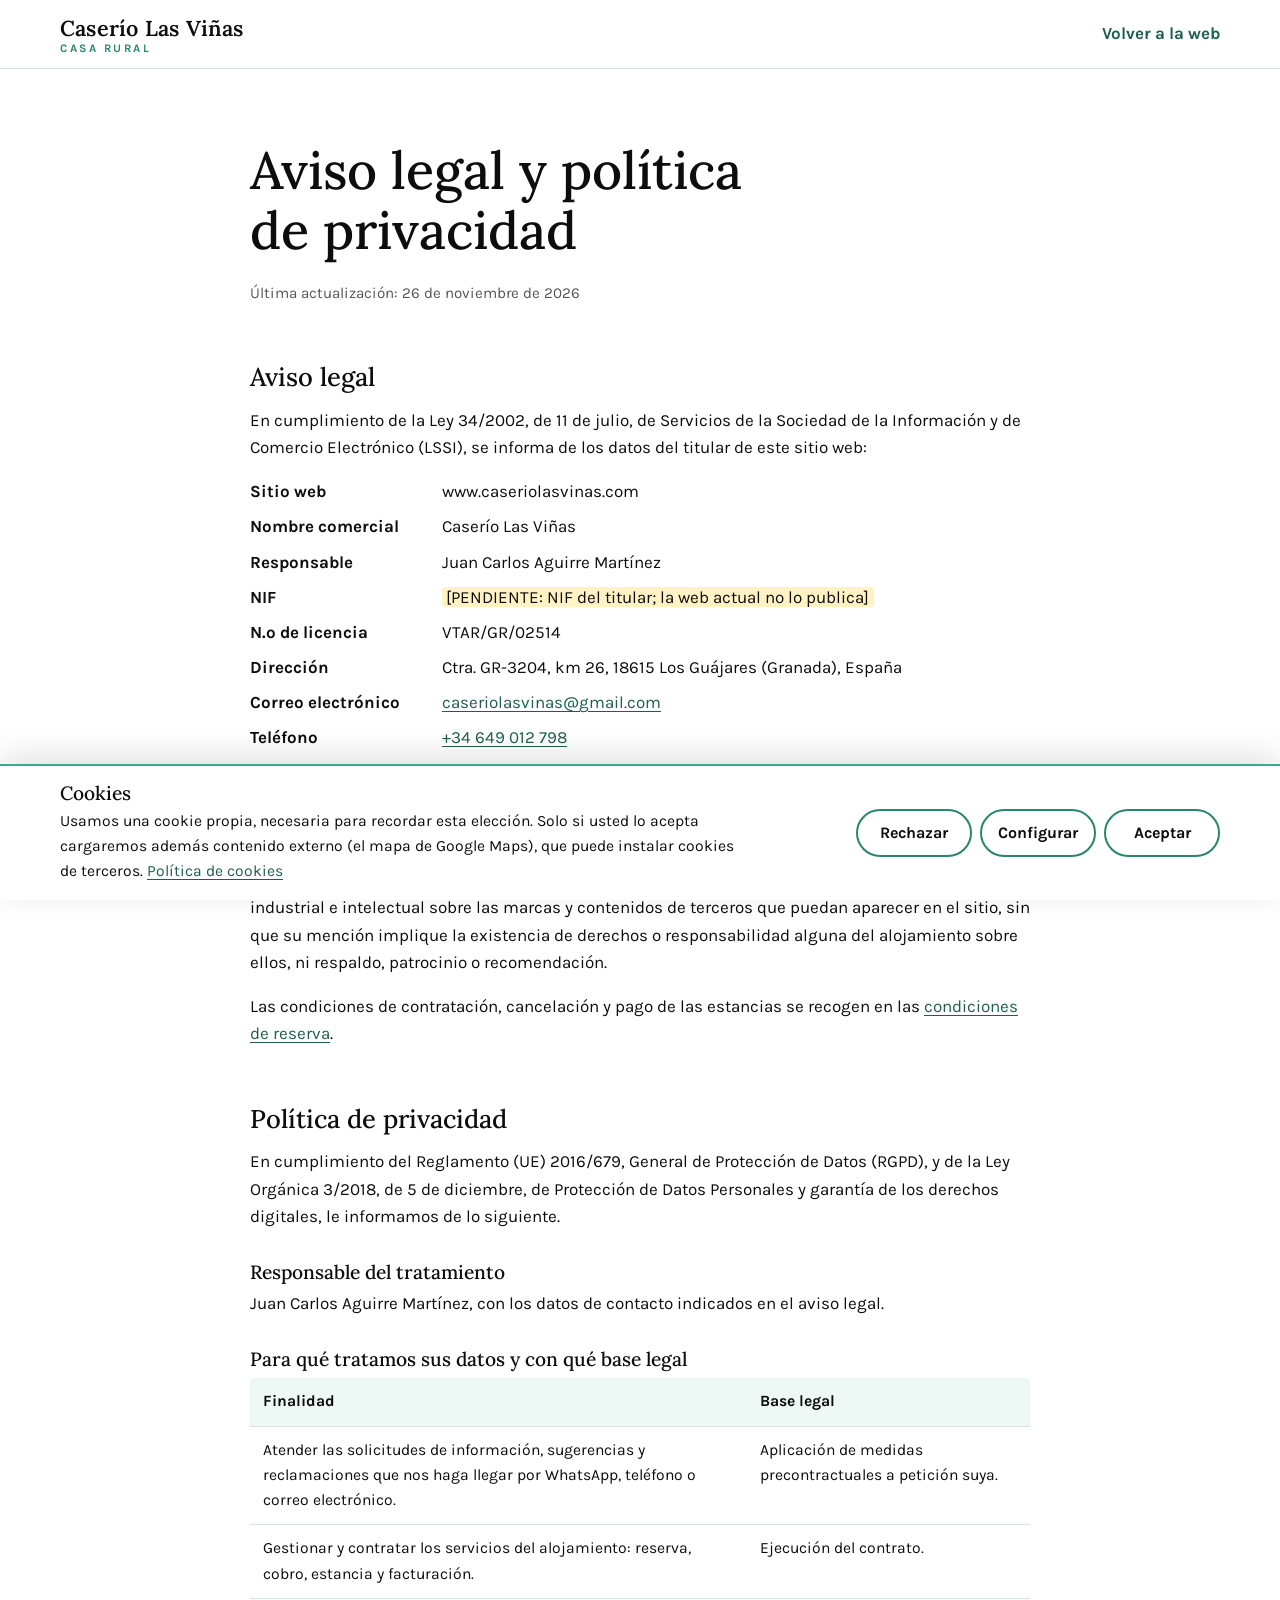
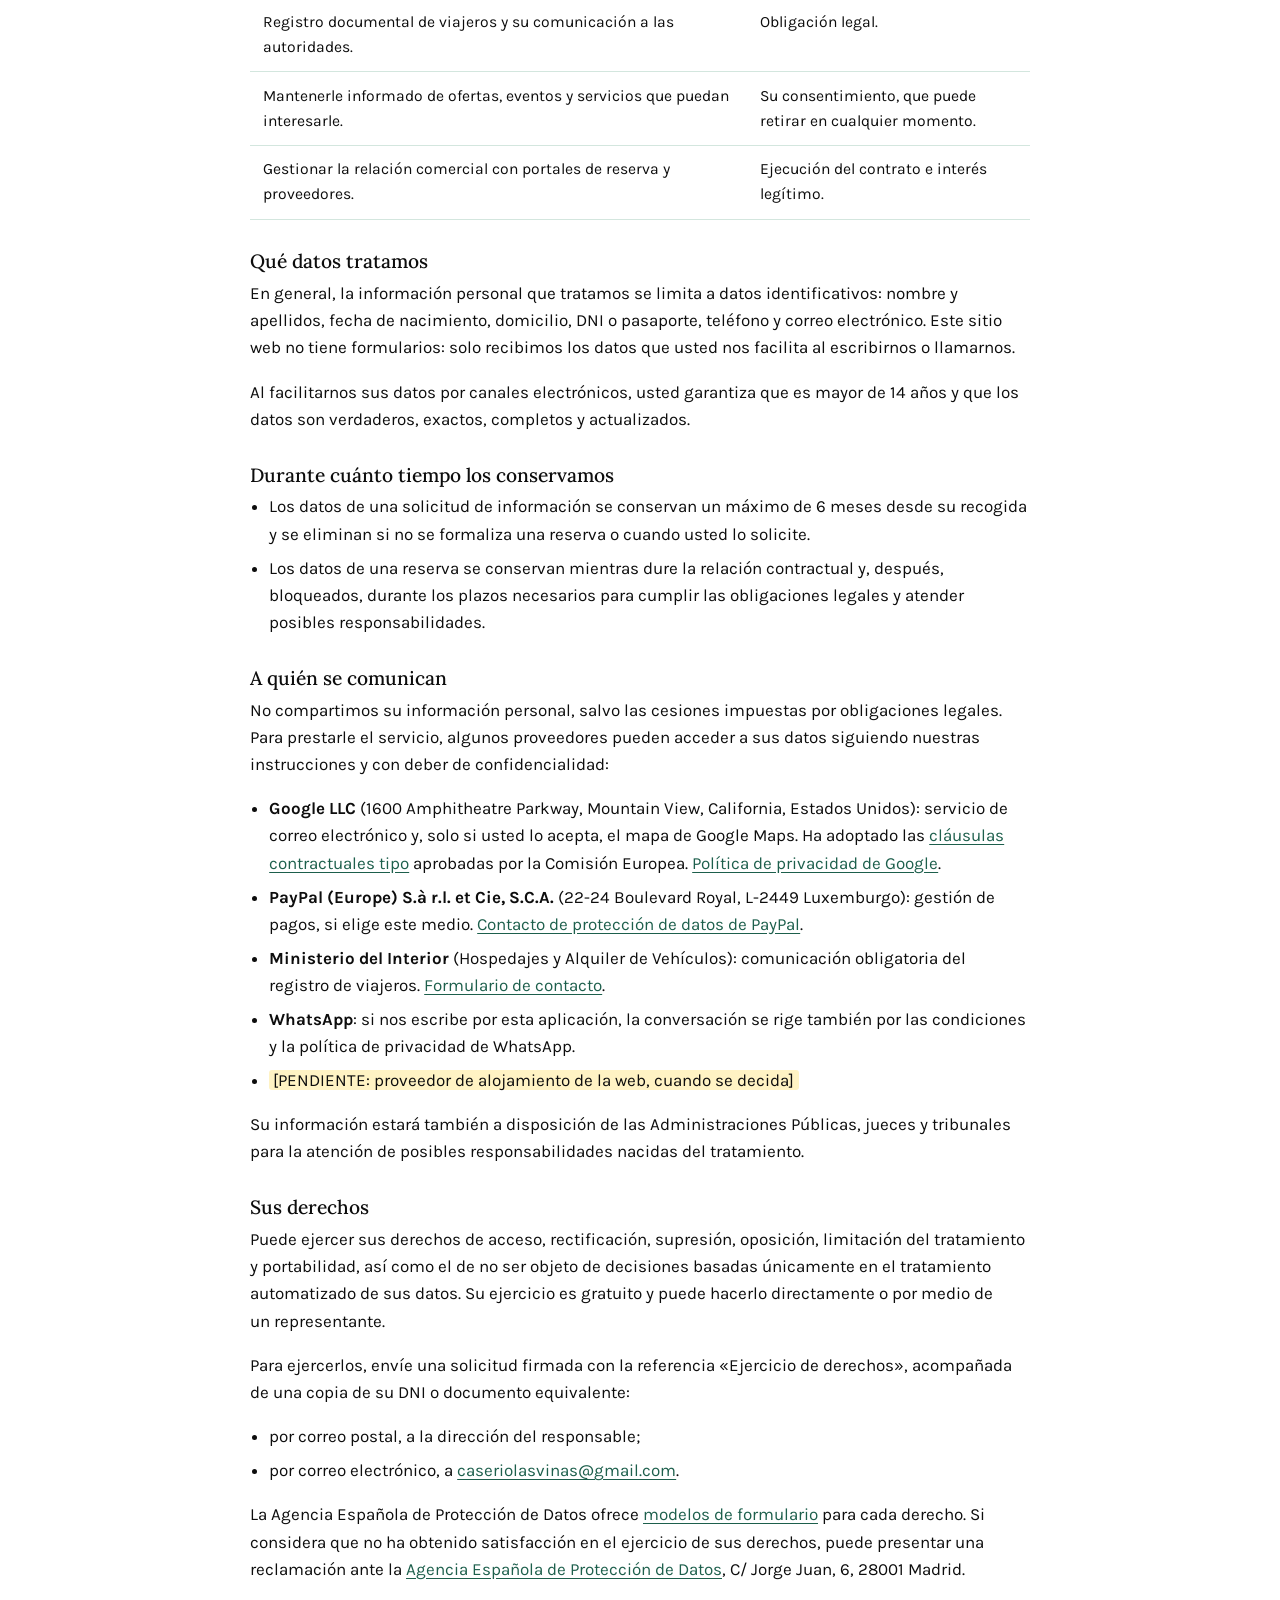
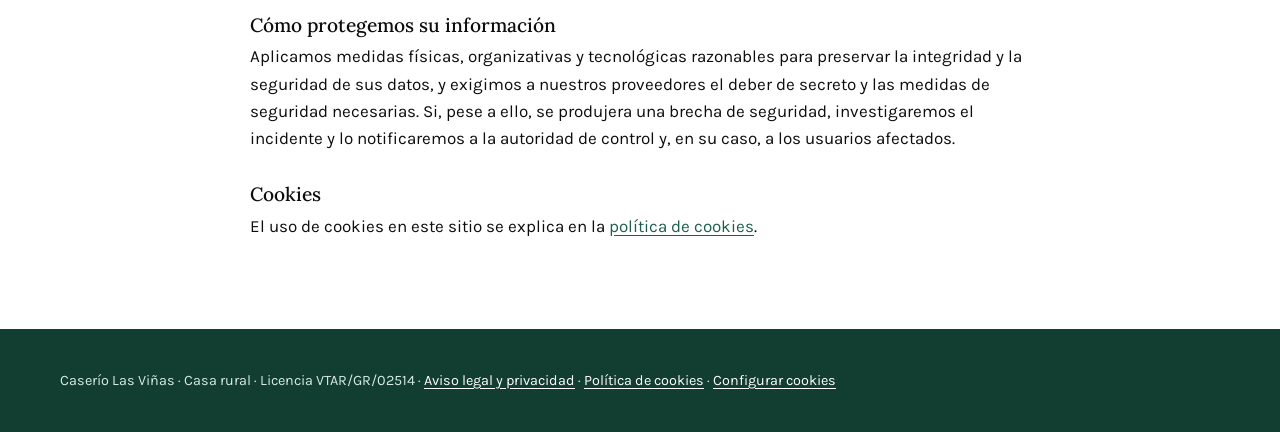
<file: src/privacidad.html>
<!DOCTYPE html>
<html lang="es">
<head>
<meta charset="utf-8">
<meta name="viewport" content="width=device-width, initial-scale=1">
<title>Aviso legal y política de privacidad · Caserío Las Viñas</title>
<meta name="description" content="Titular del sitio web, tratamiento de datos personales y derechos de los usuarios de Caserío Las Viñas.">
<link rel="preconnect" href="https://fonts.googleapis.com">
<link rel="preconnect" href="https://fonts.gstatic.com" crossorigin>
<link href="https://fonts.googleapis.com/css2?family=Karla:ital,wght@0,400;0,500;0,700;1,400&family=Lora:ital,wght@0,400;0,500;0,600;1,400&display=swap" rel="stylesheet">
<link rel="stylesheet" href="estilos.css">
</head>
<body>
<a class="saltar" href="#contenido">Saltar al contenido</a>
<header class="cabecera">
  <div class="ancho cabecera__fila">
    <a class="marca" href="index.html" aria-label="Caserío Las Viñas, inicio">
      <span class="marca__nombre">Caserío Las Viñas</span>
      <span class="marca__tipo">Casa rural</span>
    </a>
    <a class="volver" href="index.html">Volver a la web</a>
  </div>
</header>

<main id="contenido" class="legal">
  <div class="ancho ancho--estrecho">
    <h1>Aviso legal y política de privacidad</h1>
    <p class="nota">Última actualización: 26 de noviembre de 2026</p>

    <h2 id="aviso-legal">Aviso legal</h2>
    <p>En cumplimiento de la Ley 34/2002, de 11 de julio, de Servicios de la Sociedad de la Información y de Comercio Electrónico (LSSI), se informa de los datos del titular de este sitio web:</p>
    <dl>
      <dt>Sitio web</dt><dd>www.caseriolasvinas.com</dd>
      <dt>Nombre comercial</dt><dd>Caserío Las Viñas</dd>
      <dt>Responsable</dt><dd>Juan Carlos Aguirre Martínez</dd>
      <dt>NIF</dt><dd><span class="pendiente">[PENDIENTE: NIF del titular; la web actual no lo publica]</span></dd>
      <dt>N.º de licencia</dt><dd>VTAR/GR/02514</dd>
      <dt>Dirección</dt><dd>Ctra. GR-3204, km 26, 18615 Los Guájares (Granada), España</dd>
      <dt>Correo electrónico</dt><dd><a href="mailto:caseriolasvinas@gmail.com">caseriolasvinas@gmail.com</a></dd>
      <dt>Teléfono</dt><dd><a href="tel:+34649012798">+34 649 012 798</a></dd>
    </dl>
    <p>El alojamiento, como responsable del sitio web, pone a disposición de los usuarios el presente documento, que regula el uso del sitio y con el que se da cumplimiento a las obligaciones de la LSSI. El acceso y la navegación por el sitio implican la aceptación de estas condiciones.</p>
    <p>El alojamiento reconoce a favor de sus titulares los correspondientes derechos de propiedad industrial e intelectual sobre las marcas y contenidos de terceros que puedan aparecer en el sitio, sin que su mención implique la existencia de derechos o responsabilidad alguna del alojamiento sobre ellos, ni respaldo, patrocinio o recomendación.</p>
    <p>Las condiciones de contratación, cancelación y pago de las estancias se recogen en las <a href="https://www.caseriolasvinas.com/politicas-y-terminos-legales">condiciones de reserva</a>.</p>

    <h2 id="privacidad">Política de privacidad</h2>
    <p>En cumplimiento del Reglamento (UE) 2016/679, General de Protección de Datos (RGPD), y de la Ley Orgánica 3/2018, de 5 de diciembre, de Protección de Datos Personales y garantía de los derechos digitales, le informamos de lo siguiente.</p>

    <h3>Responsable del tratamiento</h3>
    <p>Juan Carlos Aguirre Martínez, con los datos de contacto indicados en el aviso legal.</p>

    <h3>Para qué tratamos sus datos y con qué base legal</h3>
    <div class="tabla">
      <table>
        <thead><tr><th scope="col">Finalidad</th><th scope="col">Base legal</th></tr></thead>
        <tbody>
          <tr><td>Atender las solicitudes de información, sugerencias y reclamaciones que nos haga llegar por WhatsApp, teléfono o correo electrónico.</td><td>Aplicación de medidas precontractuales a petición suya.</td></tr>
          <tr><td>Gestionar y contratar los servicios del alojamiento: reserva, cobro, estancia y facturación.</td><td>Ejecución del contrato.</td></tr>
          <tr><td>Registro documental de viajeros y su comunicación a las autoridades.</td><td>Obligación legal.</td></tr>
          <tr><td>Mantenerle informado de ofertas, eventos y servicios que puedan interesarle.</td><td>Su consentimiento, que puede retirar en cualquier momento.</td></tr>
          <tr><td>Gestionar la relación comercial con portales de reserva y proveedores.</td><td>Ejecución del contrato e interés legítimo.</td></tr>
        </tbody>
      </table>
    </div>

    <h3>Qué datos tratamos</h3>
    <p>En general, la información personal que tratamos se limita a datos identificativos: nombre y apellidos, fecha de nacimiento, domicilio, DNI o pasaporte, teléfono y correo electrónico. Este sitio web no tiene formularios: solo recibimos los datos que usted nos facilita al escribirnos o llamarnos.</p>
    <p>Al facilitarnos sus datos por canales electrónicos, usted garantiza que es mayor de 14 años y que los datos son verdaderos, exactos, completos y actualizados.</p>

    <h3>Durante cuánto tiempo los conservamos</h3>
    <ul>
      <li>Los datos de una solicitud de información se conservan un máximo de 6 meses desde su recogida y se eliminan si no se formaliza una reserva o cuando usted lo solicite.</li>
      <li>Los datos de una reserva se conservan mientras dure la relación contractual y, después, bloqueados, durante los plazos necesarios para cumplir las obligaciones legales y atender posibles responsabilidades.</li>
    </ul>

    <h3>A quién se comunican</h3>
    <p>No compartimos su información personal, salvo las cesiones impuestas por obligaciones legales. Para prestarle el servicio, algunos proveedores pueden acceder a sus datos siguiendo nuestras instrucciones y con deber de confidencialidad:</p>
    <ul>
      <li><strong>Google LLC</strong> (1600 Amphitheatre Parkway, Mountain View, California, Estados Unidos): servicio de correo electrónico y, solo si usted lo acepta, el mapa de Google Maps. Ha adoptado las <a href="https://cloud.google.com/privacy/gdpr" target="_blank" rel="noopener">cláusulas contractuales tipo</a> aprobadas por la Comisión Europea. <a href="https://policies.google.com/privacy?hl=es" target="_blank" rel="noopener">Política de privacidad de Google</a>.</li>
      <li><strong>PayPal (Europe) S.à r.l. et Cie, S.C.A.</strong> (22-24 Boulevard Royal, L-2449 Luxemburgo): gestión de pagos, si elige este medio. <a href="https://www.paypal.com/es/smarthelp/contact-us/privacy?locale.x=es_ES" target="_blank" rel="noopener">Contacto de protección de datos de PayPal</a>.</li>
      <li><strong>Ministerio del Interior</strong> (Hospedajes y Alquiler de Vehículos): comunicación obligatoria del registro de viajeros. <a href="https://sede.mir.gob.es/opencms/export/sites/default/es/contacto/" target="_blank" rel="noopener">Formulario de contacto</a>.</li>
      <li><strong>WhatsApp</strong>: si nos escribe por esta aplicación, la conversación se rige también por las condiciones y la política de privacidad de WhatsApp.</li>
      <li><span class="pendiente">[PENDIENTE: proveedor de alojamiento de la web, cuando se decida]</span></li>
    </ul>
    <p>Su información estará también a disposición de las Administraciones Públicas, jueces y tribunales para la atención de posibles responsabilidades nacidas del tratamiento.</p>

    <h3>Sus derechos</h3>
    <p>Puede ejercer sus derechos de acceso, rectificación, supresión, oposición, limitación del tratamiento y portabilidad, así como el de no ser objeto de decisiones basadas únicamente en el tratamiento automatizado de sus datos. Su ejercicio es gratuito y puede hacerlo directamente o por medio de un representante.</p>
    <p>Para ejercerlos, envíe una solicitud firmada con la referencia «Ejercicio de derechos», acompañada de una copia de su DNI o documento equivalente:</p>
    <ul>
      <li>por correo postal, a la dirección del responsable;</li>
      <li>por correo electrónico, a <a href="mailto:caseriolasvinas@gmail.com">caseriolasvinas@gmail.com</a>.</li>
    </ul>
    <p>La Agencia Española de Protección de Datos ofrece <a href="https://www.aepd.es/derechos-y-deberes/conoce-tus-derechos" target="_blank" rel="noopener">modelos de formulario</a> para cada derecho. Si considera que no ha obtenido satisfacción en el ejercicio de sus derechos, puede presentar una reclamación ante la <a href="https://www.aepd.es" target="_blank" rel="noopener">Agencia Española de Protección de Datos</a>, C/ Jorge Juan, 6, 28001 Madrid.</p>

    <h3>Cómo protegemos su información</h3>
    <p>Aplicamos medidas físicas, organizativas y tecnológicas razonables para preservar la integridad y la seguridad de sus datos, y exigimos a nuestros proveedores el deber de secreto y las medidas de seguridad necesarias. Si, pese a ello, se produjera una brecha de seguridad, investigaremos el incidente y lo notificaremos a la autoridad de control y, en su caso, a los usuarios afectados.</p>

    <h3>Cookies</h3>
    <p>El uso de cookies en este sitio se explica en la <a href="cookies.html">política de cookies</a>.</p>
  </div>
</main>

<footer class="pie">
  <div class="ancho">
    <p class="pie__legal">Caserío Las Viñas · Casa rural · Licencia VTAR/GR/02514 ·
      <a href="privacidad.html">Aviso legal y privacidad</a> ·
      <a href="cookies.html">Política de cookies</a> ·
      <a href="#" data-cookies="configurar">Configurar cookies</a></p>
  </div>
</footer>
<script src="consentimiento.js" defer></script>
</body>
</html>
</file>
<file: src/estilos.css>
/* Caserío Las Viñas — paleta y tipografías de la web original */
:root {
  --verde: #34ae8a;
  --verde-claro: #4cc9a4;
  --verde-medio: #28876b;
  --verde-oscuro: #1d5f4c;
  --verde-hondo: #123d31;
  --tinta: #0d0d0d;
  --gris: #555;
  --fondo: #fff;
  --tinte: #eef8f4;
  --linea: #d3e6de;
  --titulo: "Lora", Georgia, serif;
  --texto: "Karla", system-ui, sans-serif;
  --radio: 10px;
  --cab: 68px;
}

*, *::before, *::after { box-sizing: border-box; }
html { scroll-behavior: smooth; scroll-padding-top: calc(var(--cab) + 12px); -webkit-text-size-adjust: 100%; }
body { margin: 0; font: 400 1.0625rem/1.6 var(--texto); color: var(--tinta); background: var(--fondo); }
img { display: block; max-width: 100%; }
h1, h2, h3 { font-family: var(--titulo); font-weight: 500; line-height: 1.15; margin: 0; text-wrap: balance; }
h2 { font-size: clamp(1.8rem, 1.2rem + 2.4vw, 2.75rem); margin-bottom: .6em; }
h3 { font-size: 1.3rem; margin-bottom: .5em; }
p { margin: 0 0 1em; text-wrap: pretty; }
a { color: var(--verde-oscuro); text-underline-offset: 3px; }
address { font-style: normal; }
:focus-visible { outline: 3px solid var(--verde-oscuro); outline-offset: 3px; border-radius: 4px; }

.ancho { width: min(1160px, 100% - 2.5rem); margin-inline: auto; }
.ancho--estrecho { width: min(780px, 100% - 2.5rem); }
.medida { max-width: 62ch; }
.entrada { font-size: 1.2rem; line-height: 1.5; color: #222; }
.nota { font-size: .95rem; color: var(--gris); }
.saltar { position: absolute; left: -999px; top: 8px; background: var(--tinta); color: #fff; padding: .6rem 1rem; z-index: 100; border-radius: 6px; }
.saltar:focus { left: 8px; }

/* Botones */
.boton {
  display: inline-flex; align-items: center; justify-content: center; min-height: 48px;
  padding: .7rem 1.4rem; border-radius: 999px; border: 2px solid var(--verde);
  background: var(--verde); color: var(--tinta); font: 700 1rem/1.2 var(--texto);
  text-decoration: none; text-align: center; transition: background-color .18s ease, transform .12s ease;
}
.boton:active { transform: scale(.97); }
.boton--claro { background: #fff; border-color: #fff; }
.boton--contorno { background: #fff; border-color: var(--verde-medio); }
.boton--ancho { width: 100%; }
@media (hover: hover) and (pointer: fine) {
  .boton:hover { background: var(--verde-claro); border-color: var(--verde-claro); }
  .boton--claro:hover, .boton--contorno:hover { background: var(--tinte); border-color: var(--tinte); }
}

/* Cabecera */
.cabecera { position: sticky; top: 0; z-index: 50; background: #fff; border-bottom: 1px solid var(--linea); }
.cabecera__fila { display: flex; align-items: center; justify-content: space-between; min-height: var(--cab); gap: 1rem; }
.marca { text-decoration: none; color: var(--tinta); display: grid; line-height: 1.1; }
.marca__nombre { font: 600 1.35rem var(--titulo); letter-spacing: .01em; }
.marca__tipo { font-size: .72rem; letter-spacing: .22em; text-transform: uppercase; color: var(--verde-medio); font-weight: 700; }
.menu { display: flex; align-items: center; gap: 1.5rem; }
.menu a:not(.boton) { color: var(--tinta); text-decoration: none; font-weight: 500; padding: .5rem 0; border-bottom: 2px solid transparent; }
.menu a:not(.boton)[aria-current="true"] { border-color: var(--verde); }
@media (hover: hover) and (pointer: fine) { .menu a:not(.boton):hover { border-color: var(--verde); } }
.boton--menu { min-height: 42px; padding: .5rem 1.1rem; }
.menu-btn { display: none; }

@media (max-width: 1080px) {
  .menu-btn {
    display: inline-flex; align-items: center; gap: .6rem; min-height: 44px; padding: 0 .9rem;
    background: none; border: 2px solid var(--tinta); border-radius: 999px; font: 700 1rem var(--texto); color: var(--tinta); cursor: pointer;
  }
  .menu-btn__barras, .menu-btn__barras::before { display: block; width: 18px; height: 2px; background: currentColor; }
  .menu-btn__barras { position: relative; top: 3px; }
  .menu-btn__barras::before { content: ""; position: absolute; top: -6px; }
  .menu {
    position: fixed; inset: var(--cab) 0 0 0; background: #fff; flex-direction: column; align-items: stretch; gap: 0;
    padding: 1rem 1.25rem 2rem; overflow-y: auto; visibility: hidden; opacity: 0; transform: translateY(-8px);
    transition: opacity .2s ease, transform .2s ease, visibility 0s .2s;
  }
  .menu.abierto { visibility: visible; opacity: 1; transform: none; transition-delay: 0s; }
  .menu a:not(.boton) { font: 500 1.5rem var(--titulo); padding: 1rem 0; border-bottom: 1px solid var(--linea); }
  .boton--menu { margin-top: 1.5rem; min-height: 52px; }
}

/* Portada */
.portada { position: relative; min-height: min(86svh, 820px); display: grid; align-items: end; color: #fff; isolation: isolate; }
.portada__foto { position: absolute; inset: 0; width: 100%; height: 100%; object-fit: cover; z-index: -2; }
.portada::after { content: ""; position: absolute; inset: 0; z-index: -1; background: linear-gradient(to top, rgba(8, 32, 26, .82) 0%, rgba(8, 32, 26, .35) 45%, rgba(8, 32, 26, .1) 100%); }
.portada__texto { padding-block: 3rem; }
.portada__lugar { font-weight: 700; letter-spacing: .14em; text-transform: uppercase; font-size: .85rem; margin-bottom: .8rem; }
.portada h1 { font-size: clamp(2.8rem, 1.6rem + 6vw, 5.5rem); letter-spacing: -.01em; }
.portada__lema { font-size: clamp(1.1rem, 1rem + .5vw, 1.35rem); max-width: 46ch; margin: 1rem 0 1.6rem; }
.portada__acciones { display: flex; flex-wrap: wrap; gap: .8rem; }

.datos { background: var(--verde-oscuro); color: #fff; }
.datos__lista { list-style: none; margin: 0 auto; padding: 1.1rem 0; display: grid; grid-template-columns: repeat(6, auto); justify-content: space-between; gap: .8rem 1.5rem; }
.datos__lista strong { font: 500 1.25rem var(--titulo); margin-right: .15em; }
@media (max-width: 900px) { .datos__lista { grid-template-columns: repeat(3, 1fr); } }
@media (max-width: 480px) { .datos__lista { grid-template-columns: repeat(2, 1fr); } }

/* Secciones */
.seccion { padding-block: clamp(3.5rem, 2rem + 6vw, 6.5rem); }
.seccion--tinte { background: var(--tinte); }
.seccion--oscura { background: var(--verde-oscuro); color: #fff; }
.seccion--oscura a:not(.boton) { color: #fff; }
.seccion--oscura .entrada { color: #e4f3ed; }
.seccion--oscura :focus-visible { outline-color: #fff; }

.dos { display: grid; grid-template-columns: 1fr 1fr; gap: clamp(1.5rem, 4vw, 4rem); align-items: center; }
.dos--casa { margin-top: 2.5rem; align-items: start; }
.dos--inversa > figure { order: 2; }
.tres { display: grid; grid-template-columns: repeat(3, 1fr); gap: 2rem; }
@media (max-width: 820px) {
  .dos, .tres { grid-template-columns: 1fr; }
  .dos--inversa > figure { order: 0; }
}
.foto { margin: 0; border-radius: var(--radio); overflow: hidden; background: var(--linea); aspect-ratio: 4 / 3; }
.foto--alta { aspect-ratio: 4 / 5; }
.foto img { width: 100%; height: 100%; object-fit: cover; }
@media (max-width: 820px) { .foto--alta { aspect-ratio: 4 / 3; } }

.ficha { margin: 0 0 1rem; }
.ficha > div { display: grid; grid-template-columns: 8.5rem 1fr; gap: .8rem; padding: .7rem 0; border-bottom: 1px solid var(--linea); }
.ficha dt { font-weight: 700; }
.ficha dd { margin: 0; }
@media (max-width: 420px) { .ficha > div { grid-template-columns: 1fr; gap: 0; } }
.sub { margin-top: 3rem; }

/* Desplegables */
.desplegables { display: grid; grid-template-columns: 1fr 1fr; gap: 0 2.5rem; align-items: start; }
.desplegables--una { grid-template-columns: 1fr; }
@media (max-width: 720px) { .desplegables { grid-template-columns: 1fr; } }
details { border-bottom: 1px solid var(--linea); }
summary { cursor: pointer; list-style: none; display: flex; justify-content: space-between; align-items: center; gap: 1rem; padding: 1rem 0; font-weight: 700; min-height: 48px; }
summary::-webkit-details-marker { display: none; }
summary::after { content: "+"; font: 400 1.5rem/1 var(--titulo); color: var(--verde-medio); transition: transform .2s ease; }
details[open] summary::after { transform: rotate(45deg); }
details p { margin: 0 0 1.1rem; max-width: 65ch; }

/* Galería */
.galeria { display: grid; grid-template-columns: repeat(4, 1fr); gap: .6rem; margin-top: 1.5rem; }
.g { display: block; border-radius: var(--radio); overflow: hidden; aspect-ratio: 1; background: var(--linea); }
.g--ancha { grid-column: span 2; aspect-ratio: 2 / 1; }
.g img { width: 100%; height: 100%; object-fit: cover; transition: transform .4s ease; }
@media (hover: hover) and (pointer: fine) { .g:hover img { transform: scale(1.04); } }
@media (max-width: 820px) { .galeria { grid-template-columns: repeat(2, 1fr); } }

.visor { border: 0; padding: 0; background: rgba(6, 20, 16, .96); width: 100vw; height: 100dvh; max-width: none; max-height: none; color: #fff; }
.visor[open] { display: grid; place-items: center; }
.visor::backdrop { background: rgba(6, 20, 16, .9); }
.visor figure { margin: 0; display: grid; gap: .6rem; justify-items: center; padding: 3.5rem 1rem 1rem; max-height: 100dvh; }
.visor img { max-width: min(1400px, 100%); max-height: calc(100dvh - 8rem); object-fit: contain; border-radius: 6px; }
.visor figcaption { font-size: .95rem; text-align: center; }
.visor button { position: absolute; background: rgba(255, 255, 255, .14); color: #fff; border: 0; width: 48px; height: 48px; border-radius: 50%; font: 400 1.8rem/1 var(--texto); cursor: pointer; }
.visor button:focus-visible { outline-color: #fff; }
.visor__cerrar { top: .8rem; right: .8rem; }
.visor__nav { top: 50%; margin-top: -24px; }
.visor__nav--ant { left: .8rem; }
.visor__nav--sig { right: .8rem; }

/* Tarifas */
.tarifas { margin-top: 1.5rem; }
.meses { display: flex; gap: .5rem; overflow-x: auto; padding: 4px 4px 12px; margin-inline: -4px; scroll-snap-type: x proximity; }
.mes {
  flex: none; scroll-snap-align: start; min-width: 5.4rem; min-height: 58px; padding: .45rem .8rem; border-radius: var(--radio);
  border: 1.5px solid var(--linea); background: #fff; color: var(--tinta); font: 700 1rem/1.2 var(--texto); cursor: pointer; text-align: left;
}
.mes small { display: block; font-weight: 400; font-size: .8rem; color: var(--gris); }
.mes--completo { color: #6a6a6a; background: #f3f5f4; }
.mes[aria-selected="true"] { background: var(--verde-oscuro); border-color: var(--verde-oscuro); color: #fff; }
.mes[aria-selected="true"] small { color: #cfe9df; }

.tarifas__cuerpo { display: grid; grid-template-columns: minmax(0, 1fr) minmax(0, 1.05fr); gap: 1.5rem; margin-top: .8rem; align-items: start; }
@media (max-width: 860px) { .tarifas__cuerpo { grid-template-columns: 1fr; } }
.calendario, .precios { background: #fff; border-radius: 14px; padding: clamp(1rem, 3vw, 1.75rem); border: 1px solid var(--linea); }
.calendario__cab { display: flex; align-items: center; justify-content: space-between; margin-bottom: .8rem; }
.calendario__cab h3 { margin: 0; font-size: 1.4rem; }
.flecha { width: 44px; height: 44px; border-radius: 50%; border: 1.5px solid var(--linea); background: #fff; font: 400 1.5rem/1 var(--texto); cursor: pointer; color: var(--tinta); }
.flecha:disabled { opacity: .35; cursor: default; }
.cal { width: 100%; border-collapse: separate; border-spacing: 3px; table-layout: fixed; }
.cal th { font-size: .8rem; font-weight: 700; color: var(--gris); padding-bottom: .3rem; }
.cal abbr { text-decoration: none; }
.cal td { text-align: center; height: 44px; border-radius: 8px; font-variant-numeric: tabular-nums; }
.cal .libre { background: #c9eedf; font-weight: 700; color: #0c3a2d; }
.cal .ocupado { color: #6f6f6f; text-decoration: line-through; background: #f1f2f1; }
.cal .pasado { color: #9a9a9a; }
.leyenda { display: flex; gap: 1.25rem; margin: .9rem 0 0; font-size: .9rem; }
.ley::before { content: ""; display: inline-block; width: 14px; height: 14px; border-radius: 4px; margin-right: .4rem; vertical-align: -2px; }
.ley--libre::before { background: #c9eedf; border: 1px solid var(--verde); }
.ley--ocupado::before { background: #f1f2f1; border: 1px solid #c9c9c9; }

.grupos { border: 0; padding: 0; margin: 0 0 1.25rem; }
.grupos legend { font: 500 1.2rem var(--titulo); padding: 0; margin-bottom: .6rem; }
.grupos__opciones { display: grid; grid-template-columns: repeat(3, 1fr); gap: 4px; background: var(--tinte); padding: 4px; border-radius: 12px; }
.grupos input { position: absolute; opacity: 0; }
.grupos label { display: grid; place-items: center; min-height: 46px; padding: .3rem; border-radius: 9px; text-align: center; font-weight: 700; font-size: .95rem; cursor: pointer; }
.grupos input:checked + label { background: var(--verde); }
.grupos input:focus-visible + label { outline: 3px solid var(--verde-oscuro); outline-offset: 2px; }

.periodo { margin-bottom: 1.25rem; }
.periodo h4 { margin: 0 0 .5rem; font: 700 1rem var(--texto); }
.periodo ul { list-style: none; margin: 0; padding: 0; display: grid; grid-template-columns: repeat(3, 1fr); gap: 6px; }
.periodo li { border: 1px solid var(--linea); border-radius: 8px; padding: .5rem .7rem; display: grid; }
.periodo li span { font-size: .85rem; color: var(--gris); }
.periodo li strong { font: 500 1.3rem var(--titulo); font-variant-numeric: tabular-nums; }
.completo { padding: 1.5rem 0; }
.completo strong { display: block; font: 500 1.5rem var(--titulo); }
.precios .nota { margin: .9rem 0 0; }

/* Reservar */
.pasos { list-style: none; counter-reset: paso; margin: 1.5rem 0 3rem; padding: 0; display: grid; grid-template-columns: repeat(3, 1fr); gap: 2rem; }
.pasos li { counter-increment: paso; border-top: 2px solid var(--verde); padding-top: 1rem; }
.pasos li::before { content: counter(paso); font: 500 2.2rem/1 var(--titulo); color: var(--verde-medio); display: block; margin-bottom: .4rem; }
@media (max-width: 820px) { .pasos { grid-template-columns: 1fr; gap: 1.5rem; } }

/* Actividades y opiniones */
.actividades { display: grid; grid-template-columns: repeat(3, 1fr); gap: 2rem; margin-top: 1.5rem; }
.actividades img { width: 100%; aspect-ratio: 3 / 2; object-fit: cover; border-radius: var(--radio); margin-bottom: 1rem; background: var(--linea); }
.opiniones { display: grid; grid-template-columns: repeat(3, 1fr); gap: 2.5rem; margin-top: 1.5rem; }
.opiniones blockquote { margin: 0; border-left: 3px solid var(--verde); padding-left: 1.25rem; }
.opiniones p { font: italic 400 1.15rem/1.55 var(--titulo); }
.opiniones footer { font-weight: 700; font-size: .95rem; }
.enlaces-linea { margin-top: 2rem; }
@media (max-width: 820px) { .actividades, .opiniones { grid-template-columns: 1fr; } }

/* Contacto */
.dos--contacto { align-items: start; }
.contacto { list-style: none; padding: 0; margin: 1.5rem 0; display: grid; gap: 1.1rem; }
.contacto span { display: block; font-size: .8rem; letter-spacing: .14em; text-transform: uppercase; color: #bfe3d6; font-weight: 700; }
.contacto a:not(.boton) { font-size: 1.2rem; overflow-wrap: anywhere; }
.redes { display: flex; flex-wrap: wrap; gap: .4rem 1.4rem; }
.redes a { padding: .5rem 0; }
.mapa iframe { width: 100%; aspect-ratio: 4 / 3; border: 0; border-radius: var(--radio); background: var(--verde-hondo); display: block; margin-bottom: .8rem; }

/* Pie */
.pie { background: var(--verde-hondo); color: #d7ebe4; padding: 2.5rem 0; font-size: .9rem; }
.pie a { color: #fff; }
.pie__ayudas { display: grid; grid-template-columns: 1.3fr 1fr; gap: 2rem; align-items: center; padding-bottom: 1.5rem; margin-bottom: 1.5rem; border-bottom: 1px solid rgba(255, 255, 255, .18); }
.pie__ayudas p { margin: 0; }
.pie__logos { display: grid; gap: .5rem; background: #fff; padding: .8rem; border-radius: 8px; }
.pie__logos img { max-height: 44px; width: auto; }
.pie__legal { margin: 0; }
@media (max-width: 820px) { .pie__ayudas { grid-template-columns: 1fr; } }

/* Barra fija en móvil */
.barra-movil { display: none; }
@media (max-width: 720px) {
  .barra-movil {
    display: grid; grid-template-columns: 1fr 1fr; gap: .6rem; position: fixed; inset: auto 0 0 0; z-index: 40;
    padding: .6rem .8rem calc(.6rem + env(safe-area-inset-bottom)); background: #fff; border-top: 1px solid var(--linea);
    transform: translateY(110%); transition: transform .25s ease;
  }
  .barra-movil.visible { transform: none; }
  .barra-movil .boton { padding-inline: .6rem; }
  body { padding-bottom: 76px; }
}

@media (prefers-reduced-motion: reduce) {
  html { scroll-behavior: auto; }
  *, *::before, *::after { transition-duration: .01ms !important; }
}

/* Cookies y consentimiento */
[hidden] { display: none !important; }
.cookies {
  position: fixed; inset: auto 0 0 0; z-index: 60; background: #fff; color: var(--tinta);
  border-top: 2px solid var(--verde); box-shadow: 0 -8px 30px rgba(13, 13, 13, .12);
  padding: 1rem max(1.25rem, calc((100% - 1160px) / 2)) calc(1rem + env(safe-area-inset-bottom));
  display: grid; grid-template-columns: 1fr auto; gap: 1rem 2rem; align-items: center;
  max-height: 80dvh; overflow-y: auto;
}
.cookies h2 { font-size: 1.2rem; margin-bottom: .3rem; }
.cookies p { margin: 0; font-size: .98rem; max-width: 75ch; }
.cookies__botones { display: grid; grid-template-columns: repeat(3, minmax(0, 1fr)); gap: .5rem; }
.cookies__botones .boton { padding-inline: 1rem; cursor: pointer; }
@media (max-width: 900px) { .cookies { grid-template-columns: 1fr; } }
@media (max-width: 420px) { .cookies__botones .boton { padding-inline: .4rem; font-size: .95rem; } }

.cookies-panel { border: 0; border-radius: 14px; padding: clamp(1.25rem, 4vw, 2rem); width: min(600px, 100% - 2rem); color: var(--tinta); }
.cookies-panel::backdrop { background: rgba(6, 20, 16, .6); }
.cookies-panel h2 { font-size: 1.6rem; }
.cookies-cat { border-top: 1px solid var(--linea); padding: .9rem 0; }
.cookies-cat label { display: flex; align-items: center; gap: .7rem; font-weight: 700; min-height: 32px; cursor: pointer; }
.cookies-cat input { width: 22px; height: 22px; accent-color: var(--verde-medio); }
.cookies-cat p { margin: .3rem 0 0 2.1rem; font-size: .95rem; color: var(--gris); }
.cookies-panel .cookies__botones { margin-top: 1rem; }
@media (max-width: 560px) { .cookies-panel .cookies__botones { grid-template-columns: 1fr; } }

.mapa__marco { aspect-ratio: 4 / 3; border-radius: var(--radio); overflow: hidden; background: var(--verde-hondo); margin-bottom: .8rem; }
.mapa__marco iframe { width: 100%; height: 100%; aspect-ratio: auto; margin: 0; border-radius: 0; }
.bloqueado { height: 100%; display: grid; align-content: center; justify-items: start; gap: 1rem; padding: clamp(1.25rem, 4vw, 2.5rem); }
.bloqueado p { margin: 0; max-width: 36ch; }
.bloqueado .boton { cursor: pointer; }

/* Páginas legales */
.legal { padding-block: clamp(2.5rem, 6vw, 4.5rem); }
.legal h1 { font-size: clamp(2.2rem, 1.5rem + 3vw, 3.25rem); margin-bottom: .4em; }
.legal h2 { font-size: 1.6rem; margin: 2.2em 0 .6em; }
.legal h3 { font-size: 1.2rem; margin: 1.6em 0 .4em; }
.legal ul { padding-left: 1.2rem; margin: 0 0 1em; }
.legal li { margin-bottom: .4em; }
.legal a { overflow-wrap: anywhere; }
.legal .tabla { overflow-x: auto; margin: 0 0 1em; }
.legal table { border-collapse: collapse; width: 100%; min-width: 560px; font-size: .98rem; }
.legal th, .legal td { text-align: left; vertical-align: top; padding: .7rem .8rem; border-bottom: 1px solid var(--linea); }
.legal thead th { background: var(--tinte); }
.legal dl { display: grid; grid-template-columns: 11rem 1fr; gap: .5rem 1rem; margin: 0 0 1em; }
.legal dt { font-weight: 700; }
.legal dd { margin: 0; }
@media (max-width: 520px) { .legal dl { grid-template-columns: 1fr; gap: 0; } .legal dd { margin-bottom: .7rem; } }
.pendiente { background: #fff3c4; padding: 0 .25em; border-radius: 3px; }
.volver { font-weight: 700; text-decoration: none; }
</file>
